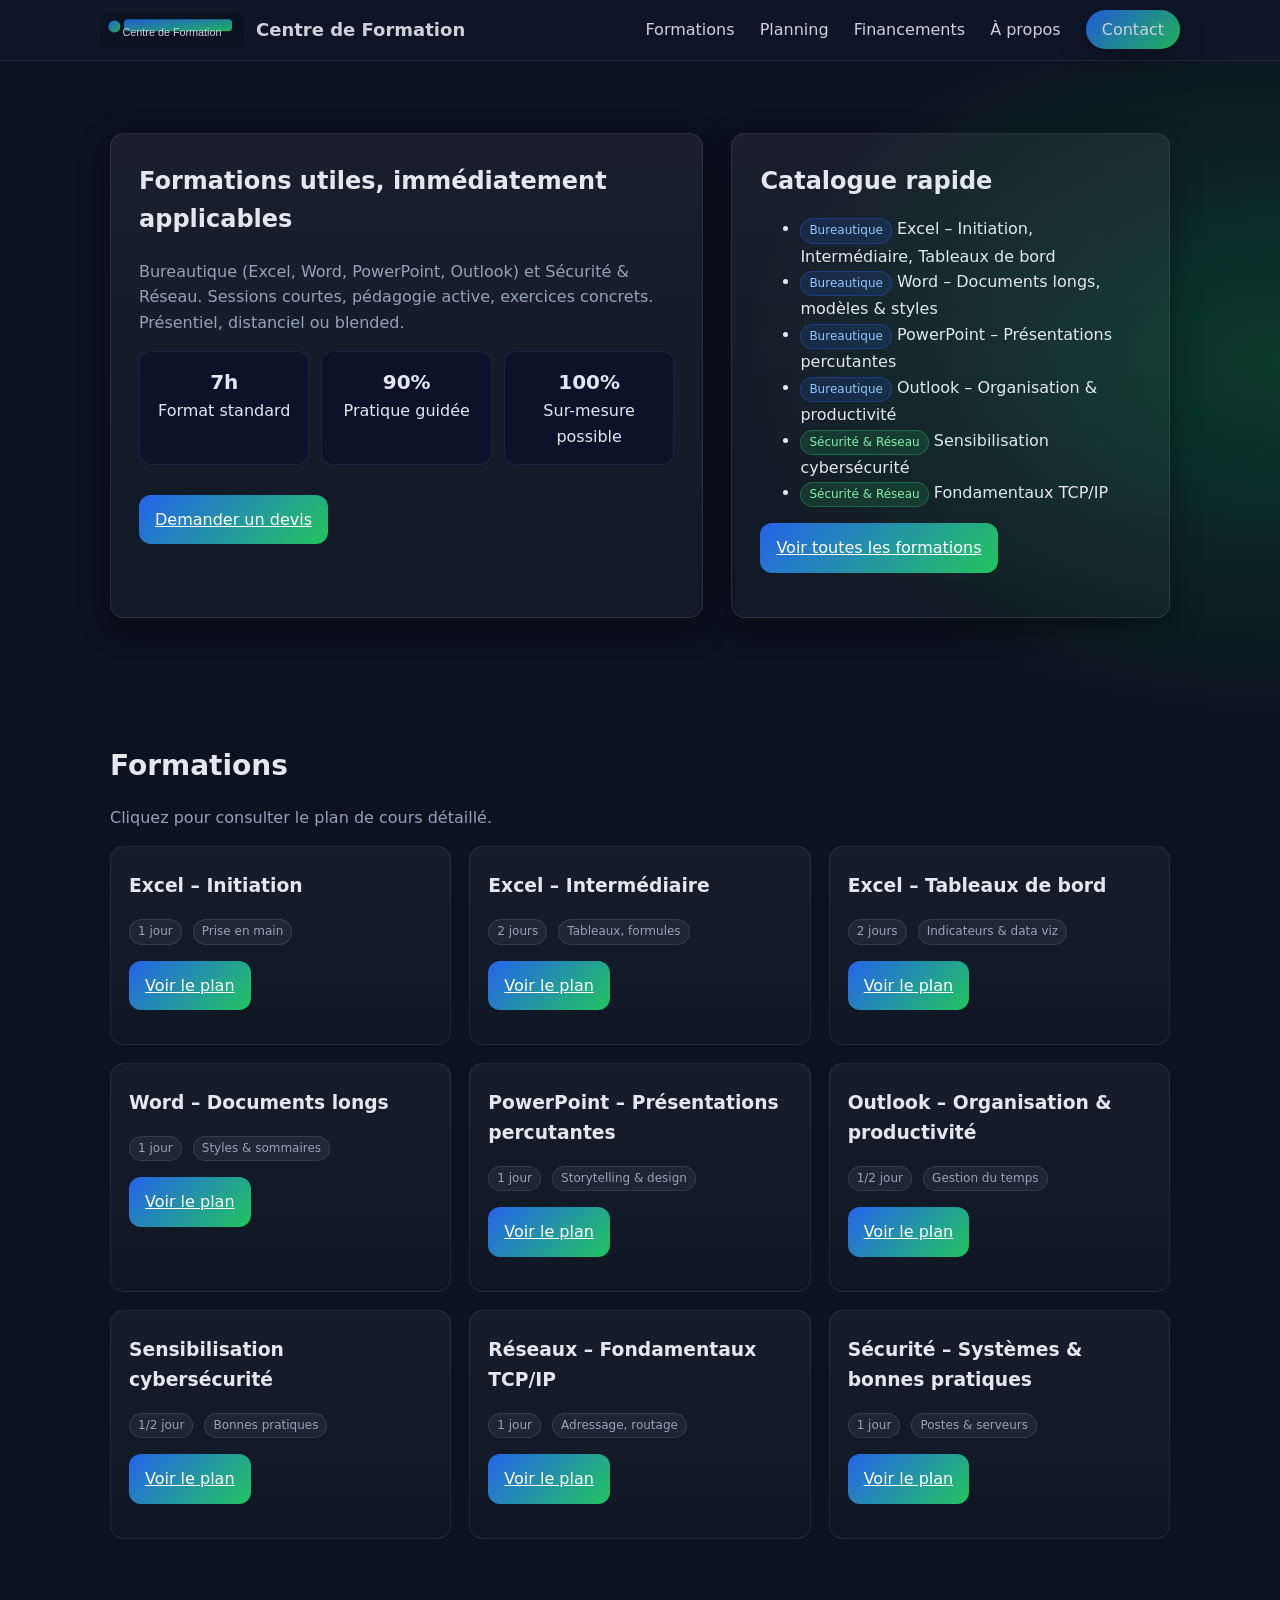
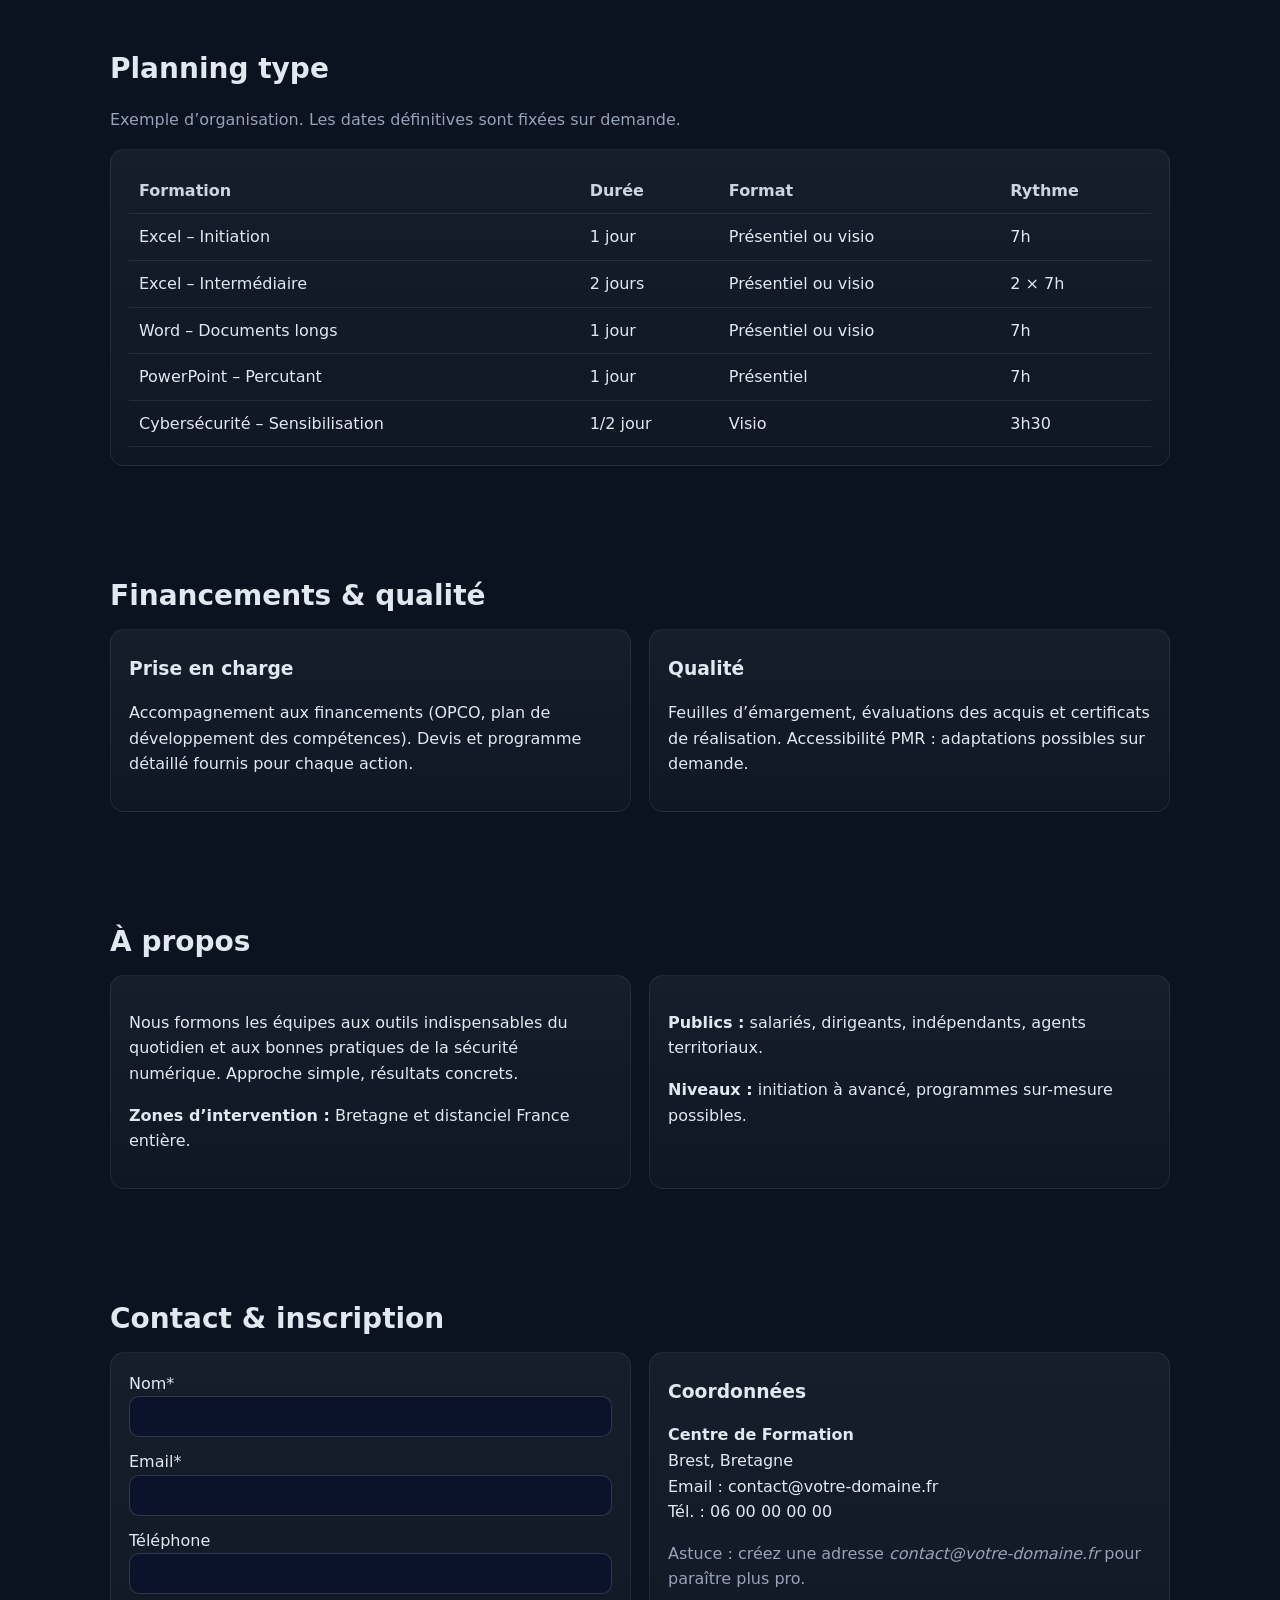
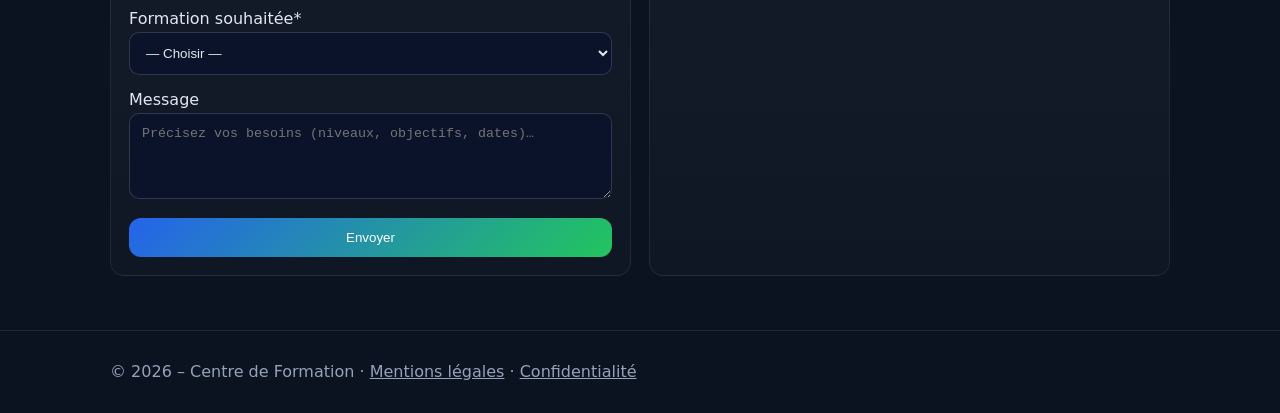
<file: index.html>
<!doctype html>
<html lang="fr">
<head>
<meta charset="utf-8"/>
<meta name="viewport" content="width=device-width, initial-scale=1"/>
<title>Centre de Formation – Bureautique, Sécurité & Réseau</title>
<meta name="description" content="Formations en bureautique (Excel, Word, PowerPoint, Outlook) et en Sécurité & Réseau. Centre certifiable, pédagogie active, sessions sur-mesure en présentiel & distanciel."/>
<link rel="icon" href="assets/favicon.svg" type="image/svg+xml">
<link rel="stylesheet" href="styles.css"/>
<meta property="og:title" content="Centre de Formation – Bureautique, Sécurité & Réseau"/>
<meta property="og:description" content="Formations claires, concrètes et opérationnelles pour les professionnels."/>
<meta property="og:type" content="website"/>
<meta property="og:image" content="assets/logo.svg"/>
</head>
<body>
<header class="site-header">
  <div class="container nav">
    <a class="brand" href="#accueil" aria-label="Accueil">
      <img src="assets/logo.svg" alt="Logo Centre de Formation"/>
      <span class="title">Centre de Formation</span>
    </a>
    <nav aria-label="Navigation principale">
      <a href="#formations">Formations</a>
      <a href="#planning">Planning</a>
      <a href="#financements">Financements</a>
      <a href="#apropos">À propos</a>
      <a href="#contact" class="cta-btn">Contact</a>
    </nav>
  </div>
</header>

<section id="accueil" class="hero">
  <div class="container hero-grid">
    <div class="card">
      <h1 style="margin-top:0">Formations utiles, immédiatement applicables</h1>
      <p class="lead">Bureautique (Excel, Word, PowerPoint, Outlook) et Sécurité & Réseau. Sessions courtes, pédagogie active, exercices concrets. Présentiel, distanciel ou blended.</p>
      <div class="kpis">
        <div class="kpi"><strong>7h</strong><span>Format standard</span></div>
        <div class="kpi"><strong>90%</strong><span>Pratique guidée</span></div>
        <div class="kpi"><strong>100%</strong><span>Sur-mesure possible</span></div>
      </div>
      <p><a href="#contact" class="btn" style="margin-top:14px">Demander un devis</a></p>
    </div>
    <div class="card">
      <h2 style="margin:0 0 8px">Catalogue rapide</h2>
      <ul>
        <li><span class="badge">Bureautique</span> Excel – Initiation, Intermédiaire, Tableaux de bord</li>
        <li><span class="badge">Bureautique</span> Word – Documents longs, modèles & styles</li>
        <li><span class="badge">Bureautique</span> PowerPoint – Présentations percutantes</li>
        <li><span class="badge">Bureautique</span> Outlook – Organisation & productivité</li>
        <li><span class="badge" style="background:rgba(34,197,94,.15);border-color:rgba(34,197,94,.35);color:#86efac">Sécurité & Réseau</span> Sensibilisation cybersécurité</li>
        <li><span class="badge" style="background:rgba(34,197,94,.15);border-color:rgba(34,197,94,.35);color:#86efac">Sécurité & Réseau</span> Fondamentaux TCP/IP</li>
      </ul>
      <p style="margin-top:10px"><a class="btn" href="#formations">Voir toutes les formations</a></p>
    </div>
  </div>
</section>

<section id="formations" class="section">
  <div class="container">
    <h2 class="h2">Formations</h2>
    <p class="lead">Cliquez pour consulter le plan de cours détaillé.</p>

    <div class="grid grid-3" aria-label="Catalogue des formations">
      <!-- Bureautique -->
      <article class="card" aria-labelledby="f-excel-init">
        <h3 id="f-excel-init">Excel – Initiation</h3>
        <p><span class="tag">1 jour</span> <span class="tag">Prise en main</span></p>
        <p><a class="btn" href="formations/excel-initiation.html">Voir le plan</a></p>
      </article>
      <article class="card" aria-labelledby="f-excel-inter">
        <h3 id="f-excel-inter">Excel – Intermédiaire</h3>
        <p><span class="tag">2 jours</span> <span class="tag">Tableaux, formules</span></p>
        <p><a class="btn" href="formations/excel-intermediaire.html">Voir le plan</a></p>
      </article>
      <article class="card" aria-labelledby="f-excel-dashboard">
        <h3 id="f-excel-dashboard">Excel – Tableaux de bord</h3>
        <p><span class="tag">2 jours</span> <span class="tag">Indicateurs & data viz</span></p>
        <p><a class="btn" href="formations/excel-tableaux-de-bord.html">Voir le plan</a></p>
      </article>
      <article class="card" aria-labelledby="f-word-longs">
        <h3 id="f-word-longs">Word – Documents longs</h3>
        <p><span class="tag">1 jour</span> <span class="tag">Styles & sommaires</span></p>
        <p><a class="btn" href="formations/word-documents-longs.html">Voir le plan</a></p>
      </article>
      <article class="card" aria-labelledby="f-ppt">
        <h3 id="f-ppt">PowerPoint – Présentations percutantes</h3>
        <p><span class="tag">1 jour</span> <span class="tag">Storytelling & design</span></p>
        <p><a class="btn" href="formations/powerpoint-percutant.html">Voir le plan</a></p>
      </article>
      <article class="card" aria-labelledby="f-outlook">
        <h3 id="f-outlook">Outlook – Organisation & productivité</h3>
        <p><span class="tag">1/2 jour</span> <span class="tag">Gestion du temps</span></p>
        <p><a class="btn" href="formations/outlook-organisation.html">Voir le plan</a></p>
      </article>

      <!-- Sécurité & Réseau -->
      <article class="card" aria-labelledby="f-cyber">
        <h3 id="f-cyber">Sensibilisation cybersécurité</h3>
        <p><span class="tag">1/2 jour</span> <span class="tag">Bonnes pratiques</span></p>
        <p><a class="btn" href="formations/sensibilisation-cyber.html">Voir le plan</a></p>
      </article>
      <article class="card" aria-labelledby="f-tcpip">
        <h3 id="f-tcpip">Réseaux – Fondamentaux TCP/IP</h3>
        <p><span class="tag">1 jour</span> <span class="tag">Adressage, routage</span></p>
        <p><a class="btn" href="formations/reseaux-fondamentaux.html">Voir le plan</a></p>
      </article>
      <article class="card" aria-labelledby="f-securite-sys">
        <h3 id="f-securite-sys">Sécurité – Systèmes & bonnes pratiques</h3>
        <p><span class="tag">1 jour</span> <span class="tag">Postes & serveurs</span></p>
        <p><a class="btn" href="formations/securite-systemes.html">Voir le plan</a></p>
      </article>
    </div>
  </div>
</section>

<section id="planning" class="section">
  <div class="container">
    <h2 class="h2">Planning type</h2>
    <p class="lead">Exemple d’organisation. Les dates définitives sont fixées sur demande.</p>
    <div class="card">
      <table class="table" aria-label="Planning type">
        <thead><tr><th>Formation</th><th>Durée</th><th>Format</th><th>Rythme</th></tr></thead>
        <tbody>
          <tr><td>Excel – Initiation</td><td>1 jour</td><td>Présentiel ou visio</td><td>7h</td></tr>
          <tr><td>Excel – Intermédiaire</td><td>2 jours</td><td>Présentiel ou visio</td><td>2 × 7h</td></tr>
          <tr><td>Word – Documents longs</td><td>1 jour</td><td>Présentiel ou visio</td><td>7h</td></tr>
          <tr><td>PowerPoint – Percutant</td><td>1 jour</td><td>Présentiel</td><td>7h</td></tr>
          <tr><td>Cybersécurité – Sensibilisation</td><td>1/2 jour</td><td>Visio</td><td>3h30</td></tr>
        </tbody>
      </table>
    </div>
  </div>
</section>

<section id="financements" class="section">
  <div class="container">
    <h2 class="h2">Financements & qualité</h2>
    <div class="grid grid-2">
      <div class="card">
        <h3>Prise en charge</h3>
        <p>Accompagnement aux financements (OPCO, plan de développement des compétences). Devis et programme détaillé fournis pour chaque action.</p>
      </div>
      <div class="card">
        <h3>Qualité</h3>
        <p>Feuilles d’émargement, évaluations des acquis et certificats de réalisation. Accessibilité PMR : adaptations possibles sur demande.</p>
      </div>
    </div>
  </div>
</section>

<section id="apropos" class="section">
  <div class="container">
    <h2 class="h2">À propos</h2>
    <div class="grid grid-2">
      <div class="card">
        <p>Nous formons les équipes aux outils indispensables du quotidien et aux bonnes pratiques de la sécurité numérique. Approche simple, résultats concrets.</p>
        <p><strong>Zones d’intervention :</strong> Bretagne et distanciel France entière.</p>
      </div>
      <div class="card">
        <p><strong>Publics :</strong> salariés, dirigeants, indépendants, agents territoriaux.</p>
        <p><strong>Niveaux :</strong> initiation à avancé, programmes sur-mesure possibles.</p>
      </div>
    </div>
  </div>
</section>

<section id="contact" class="section">
  <div class="container">
    <h2 class="h2">Contact & inscription</h2>
    <div class="grid grid-2">
      <div class="card">
        <form name="contact" id="contact-form" method="POST" data-netlify="true">
          <input type="hidden" name="form-name" value="contact"/>
          <label>Nom*<br><input class="input" name="nom" required></label>
          <label>Email*<br><input class="input" type="email" name="email" required></label>
          <label>Téléphone<br><input class="input" type="tel" name="tel"></label>
          <label>Formation souhaitée*<br>
            <select class="input" name="formation" required>
              <option value="">— Choisir —</option>
              <option>Excel – Initiation</option>
              <option>Excel – Intermédiaire</option>
              <option>Excel – Tableaux de bord</option>
              <option>Word – Documents longs</option>
              <option>PowerPoint – Présentations percutantes</option>
              <option>Outlook – Organisation</option>
              <option>Sensibilisation cybersécurité</option>
              <option>Réseaux – Fondamentaux TCP/IP</option>
              <option>Sécurité – Systèmes & bonnes pratiques</option>
            </select>
          </label>
          <label>Message<br><textarea class="input" name="message" rows="4" placeholder="Précisez vos besoins (niveaux, objectifs, dates)…"></textarea></label>
          <button class="btn" type="submit">Envoyer</button>
        </form>
      </div>
      <div class="card">
        <h3>Coordonnées</h3>
        <p><strong>Centre de Formation</strong><br>Brest, Bretagne<br>Email : contact@votre-domaine.fr<br>Tél. : 06 00 00 00 00</p>
        <p class="lead">Astuce : créez une adresse <em>contact@votre-domaine.fr</em> pour paraître plus pro.</p>
      </div>
    </div>
  </div>
</section>

<footer class="footer">
  <div class="container">
    © 2026 – Centre de Formation · <a href="mentions-legales.html">Mentions légales</a> · <a href="/politique-confidentialite.html">Confidentialité</a>
  </div>
</footer>
<script src="/script.js"></script>
</body>
</html>
</file>
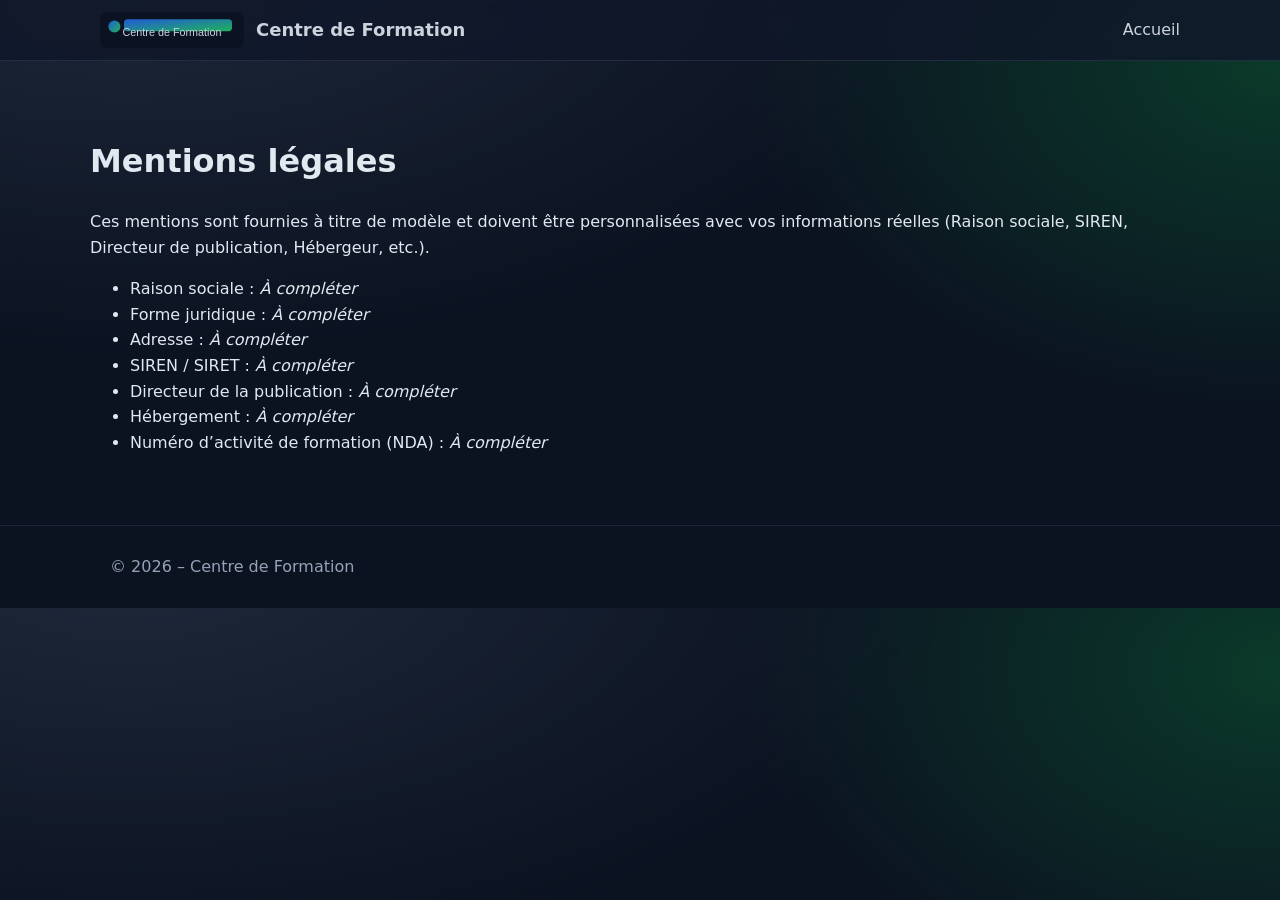
<file: mentions-legales.html>
<!doctype html>
<html lang="fr"><head>
<meta charset="utf-8"><meta name="viewport" content="width=device-width, initial-scale=1">
<title>Mentions légales – Centre de Formation</title>
<link rel="icon" href="/assets/favicon.svg" type="image/svg+xml">
<link rel="stylesheet" href="/styles.css">
</head><body>
<header class="site-header"><div class="container nav"><a class="brand" href="/">
<img src="/assets/logo.svg" alt="Logo Centre de Formation"><span class="title">Centre de Formation</span></a>
<nav><a href="/">Accueil</a></nav></div></header>
<main class="container section">
<h1>Mentions légales</h1>
<p>Ces mentions sont fournies à titre de modèle et doivent être personnalisées avec vos informations réelles (Raison sociale, SIREN, Directeur de publication, Hébergeur, etc.).</p>
<ul>
<li>Raison sociale : <em>À compléter</em></li>
<li>Forme juridique : <em>À compléter</em></li>
<li>Adresse : <em>À compléter</em></li>
<li>SIREN / SIRET : <em>À compléter</em></li>
<li>Directeur de la publication : <em>À compléter</em></li>
<li>Hébergement : <em>À compléter</em></li>
<li>Numéro d’activité de formation (NDA) : <em>À compléter</em></li>
</ul>
</main>
<footer class="footer"><div class="container">© 2026 – Centre de Formation</div></footer>
</body></html>
</file>
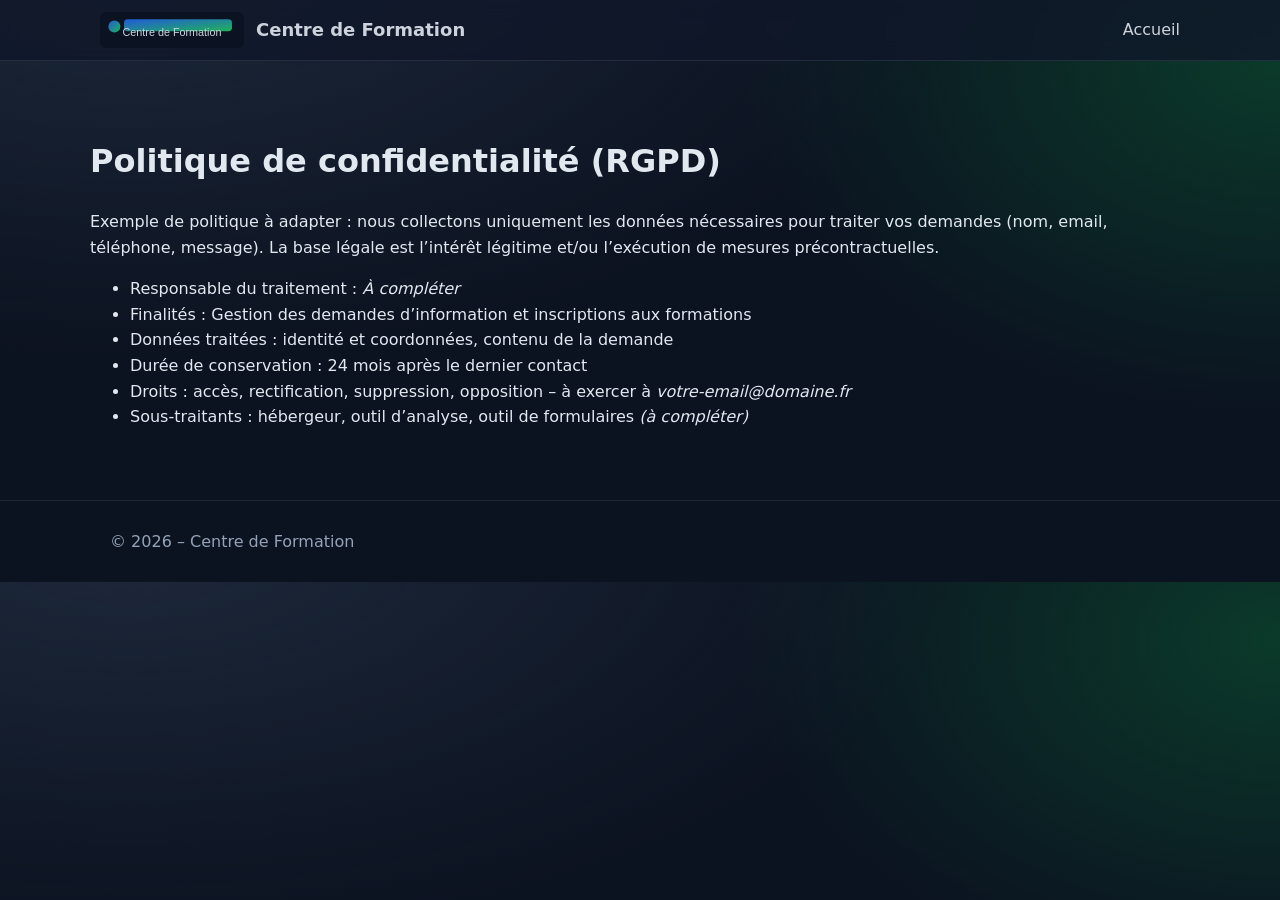
<file: politique-confidentialite.html>
<!doctype html>
<html lang="fr"><head>
<meta charset="utf-8"><meta name="viewport" content="width=device-width, initial-scale=1">
<title>Politique de confidentialité – Centre de Formation</title>
<link rel="icon" href="/assets/favicon.svg" type="image/svg+xml">
<link rel="stylesheet" href="/styles.css">
</head><body>
<header class="site-header"><div class="container nav"><a class="brand" href="/">
<img src="/assets/logo.svg" alt="Logo Centre de Formation"><span class="title">Centre de Formation</span></a>
<nav><a href="/">Accueil</a></nav></div></header>
<main class="container section">
<h1>Politique de confidentialité (RGPD)</h1>
<p>Exemple de politique à adapter : nous collectons uniquement les données nécessaires pour traiter vos demandes (nom, email, téléphone, message). La base légale est l’intérêt légitime et/ou l’exécution de mesures précontractuelles.</p>
<ul>
<li>Responsable du traitement : <em>À compléter</em></li>
<li>Finalités : Gestion des demandes d’information et inscriptions aux formations</li>
<li>Données traitées : identité et coordonnées, contenu de la demande</li>
<li>Durée de conservation : 24 mois après le dernier contact</li>
<li>Droits : accès, rectification, suppression, opposition – à exercer à <em>votre-email@domaine.fr</em></li>
<li>Sous-traitants : hébergeur, outil d’analyse, outil de formulaires <em>(à compléter)</em></li>
</ul>
</main>
<footer class="footer"><div class="container">© 2026 – Centre de Formation</div></footer>
</body></html>
</file>
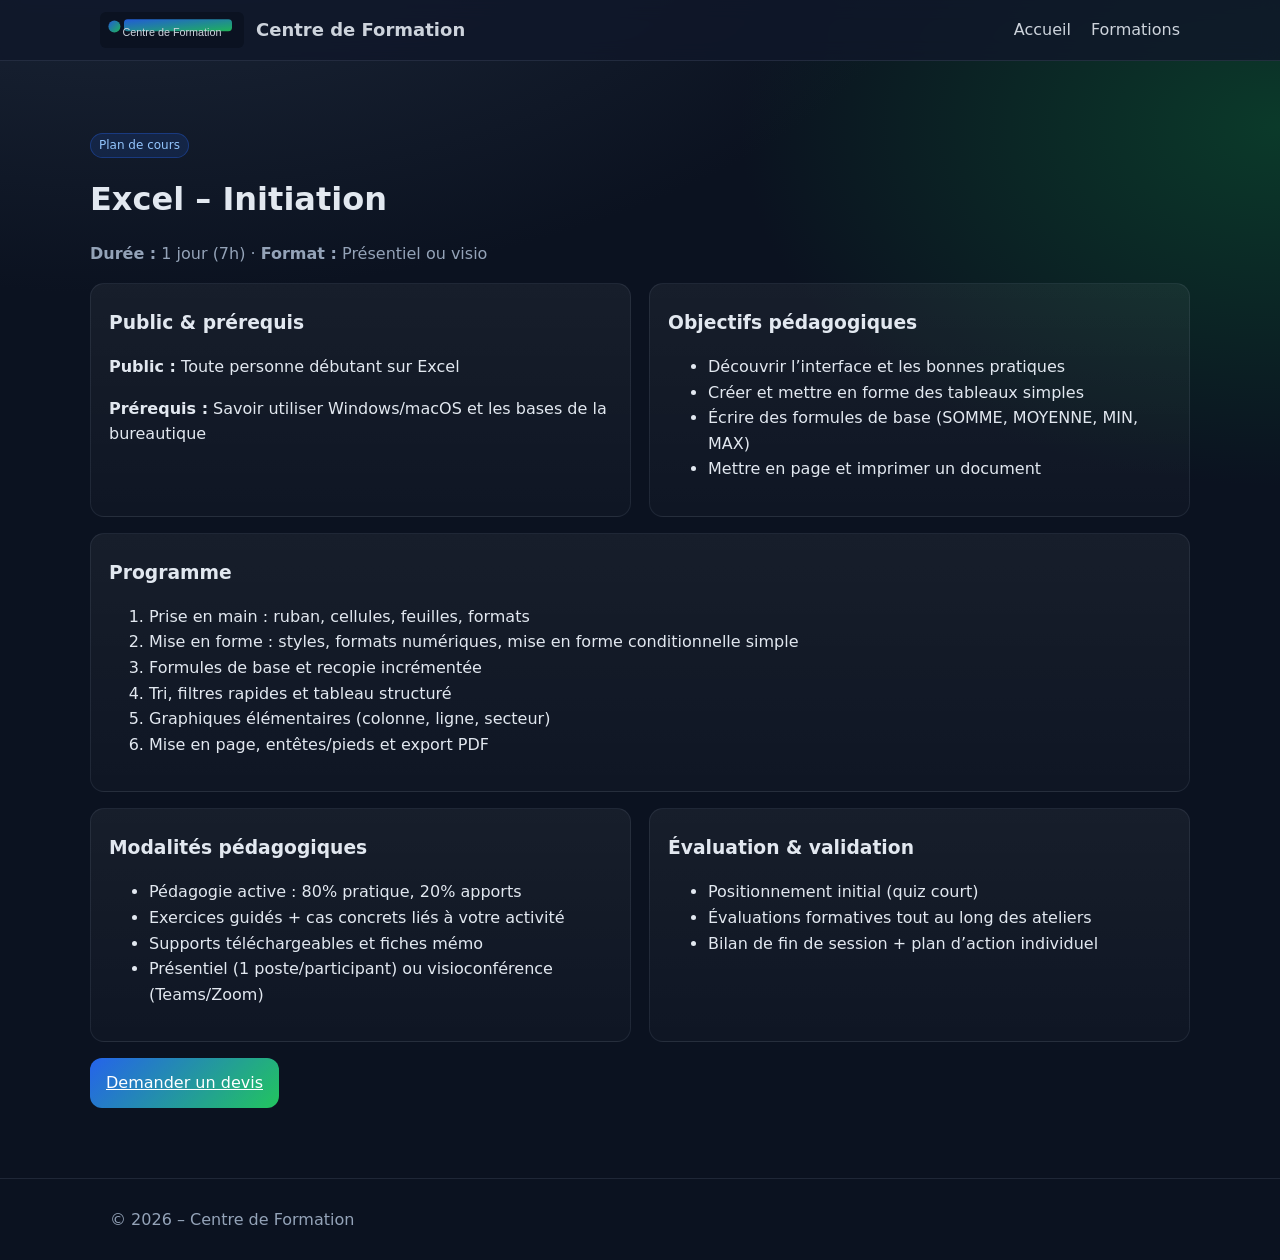
<file: formations/excel-initiation.html>
<!doctype html>
<html lang="fr"><head>
<meta charset="utf-8"><meta name="viewport" content="width=device-width, initial-scale=1">
<title>Excel – Initiation – Plan de cours</title>
<meta name="description" content="Excel – Initiation : objectifs, prérequis, programme détaillé, modalités et évaluation."/>
<link rel="icon" href="/assets/favicon.svg" type="image/svg+xml">
<link rel="stylesheet" href="/styles.css">
</head><body>
<header class="site-header"><div class="container nav"><a class="brand" href="/">
<img src="/assets/logo.svg" alt="Logo Centre de Formation"><span class="title">Centre de Formation</span></a>
<nav><a href="/">Accueil</a><a href="/index.html#formations">Formations</a></nav></div></header>
<main class="container section">
  <p><span class="badge">Plan de cours</span></p>
  <h1 style="margin:6px 0">Excel – Initiation</h1>
  <p class="lead"><strong>Durée :</strong> 1 jour (7h) · <strong>Format :</strong> Présentiel ou visio</p>

  <div class="grid grid-2">
    <section class="card"><h3>Public & prérequis</h3>
      <p><strong>Public :</strong> Toute personne débutant sur Excel</p>
      <p><strong>Prérequis :</strong> Savoir utiliser Windows/macOS et les bases de la bureautique</p>
    </section>
    <section class="card"><h3>Objectifs pédagogiques</h3>
      <ul><li>Découvrir l’interface et les bonnes pratiques</li><li>Créer et mettre en forme des tableaux simples</li><li>Écrire des formules de base (SOMME, MOYENNE, MIN, MAX)</li><li>Mettre en page et imprimer un document</li></ul>
    </section>
  </div>

  <section class="card" style="margin-top:16px">
    <h3>Programme</h3>
    <ol><li>Prise en main : ruban, cellules, feuilles, formats</li><li>Mise en forme : styles, formats numériques, mise en forme conditionnelle simple</li><li>Formules de base et recopie incrémentée</li><li>Tri, filtres rapides et tableau structuré</li><li>Graphiques élémentaires (colonne, ligne, secteur)</li><li>Mise en page, entêtes/pieds et export PDF</li></ol>
  </section>

  <div class="grid grid-2" style="margin-top:16px">
    <section class="card"><h3>Modalités pédagogiques</h3>
      <ul><li>Pédagogie active : 80% pratique, 20% apports</li><li>Exercices guidés + cas concrets liés à votre activité</li><li>Supports téléchargeables et fiches mémo</li><li>Présentiel (1 poste/participant) ou visioconférence (Teams/Zoom)</li></ul>
    </section>
    <section class="card"><h3>Évaluation & validation</h3>
      <ul><li>Positionnement initial (quiz court)</li><li>Évaluations formatives tout au long des ateliers</li><li>Bilan de fin de session + plan d’action individuel</li></ul>
    </section>
  </div>

  <p style="margin-top:16px"><a class="btn" href="/index.html#contact">Demander un devis</a></p>
</main>
<footer class="footer"><div class="container">© 2026 – Centre de Formation</div></footer>
</body></html>
</file>
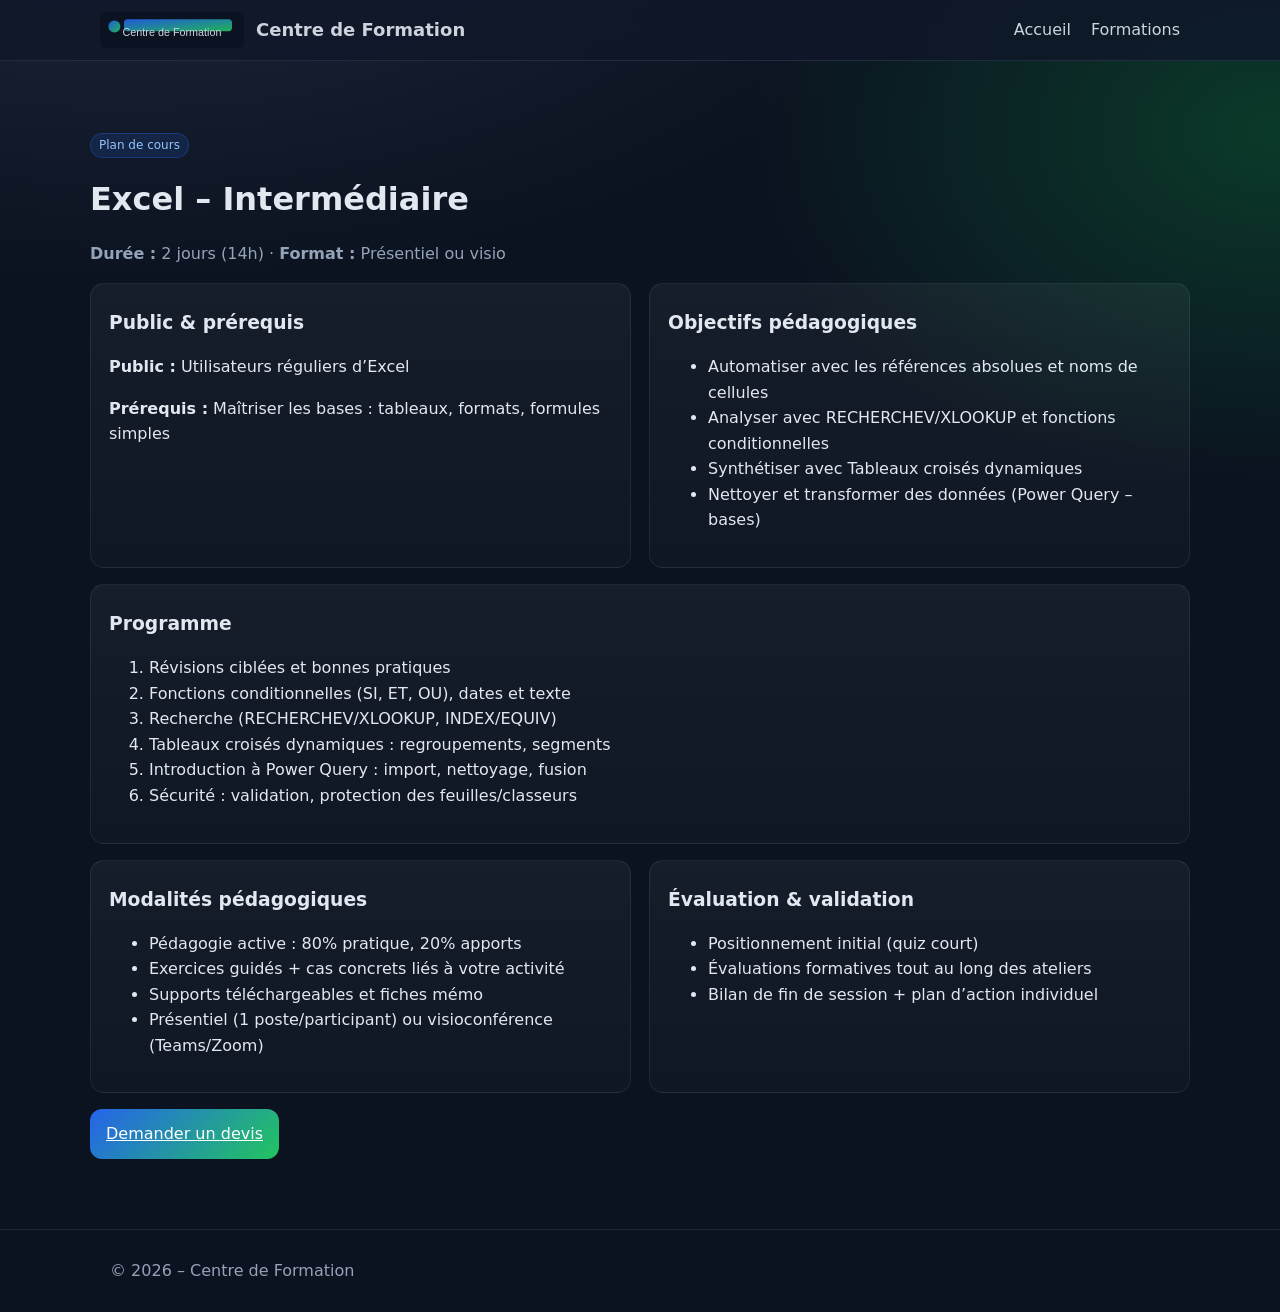
<file: formations/excel-intermediaire.html>
<!doctype html>
<html lang="fr"><head>
<meta charset="utf-8"><meta name="viewport" content="width=device-width, initial-scale=1">
<title>Excel – Intermédiaire – Plan de cours</title>
<meta name="description" content="Excel – Intermédiaire : objectifs, prérequis, programme détaillé, modalités et évaluation."/>
<link rel="icon" href="/assets/favicon.svg" type="image/svg+xml">
<link rel="stylesheet" href="/styles.css">
</head><body>
<header class="site-header"><div class="container nav"><a class="brand" href="/">
<img src="/assets/logo.svg" alt="Logo Centre de Formation"><span class="title">Centre de Formation</span></a>
<nav><a href="/">Accueil</a><a href="/index.html#formations">Formations</a></nav></div></header>
<main class="container section">
  <p><span class="badge">Plan de cours</span></p>
  <h1 style="margin:6px 0">Excel – Intermédiaire</h1>
  <p class="lead"><strong>Durée :</strong> 2 jours (14h) · <strong>Format :</strong> Présentiel ou visio</p>

  <div class="grid grid-2">
    <section class="card"><h3>Public & prérequis</h3>
      <p><strong>Public :</strong> Utilisateurs réguliers d’Excel</p>
      <p><strong>Prérequis :</strong> Maîtriser les bases : tableaux, formats, formules simples</p>
    </section>
    <section class="card"><h3>Objectifs pédagogiques</h3>
      <ul><li>Automatiser avec les références absolues et noms de cellules</li><li>Analyser avec RECHERCHEV/XLOOKUP et fonctions conditionnelles</li><li>Synthétiser avec Tableaux croisés dynamiques</li><li>Nettoyer et transformer des données (Power Query – bases)</li></ul>
    </section>
  </div>

  <section class="card" style="margin-top:16px">
    <h3>Programme</h3>
    <ol><li>Révisions ciblées et bonnes pratiques</li><li>Fonctions conditionnelles (SI, ET, OU), dates et texte</li><li>Recherche (RECHERCHEV/XLOOKUP, INDEX/EQUIV)</li><li>Tableaux croisés dynamiques : regroupements, segments</li><li>Introduction à Power Query : import, nettoyage, fusion</li><li>Sécurité : validation, protection des feuilles/classeurs</li></ol>
  </section>

  <div class="grid grid-2" style="margin-top:16px">
    <section class="card"><h3>Modalités pédagogiques</h3>
      <ul><li>Pédagogie active : 80% pratique, 20% apports</li><li>Exercices guidés + cas concrets liés à votre activité</li><li>Supports téléchargeables et fiches mémo</li><li>Présentiel (1 poste/participant) ou visioconférence (Teams/Zoom)</li></ul>
    </section>
    <section class="card"><h3>Évaluation & validation</h3>
      <ul><li>Positionnement initial (quiz court)</li><li>Évaluations formatives tout au long des ateliers</li><li>Bilan de fin de session + plan d’action individuel</li></ul>
    </section>
  </div>

  <p style="margin-top:16px"><a class="btn" href="/index.html#contact">Demander un devis</a></p>
</main>
<footer class="footer"><div class="container">© 2026 – Centre de Formation</div></footer>
</body></html>
</file>
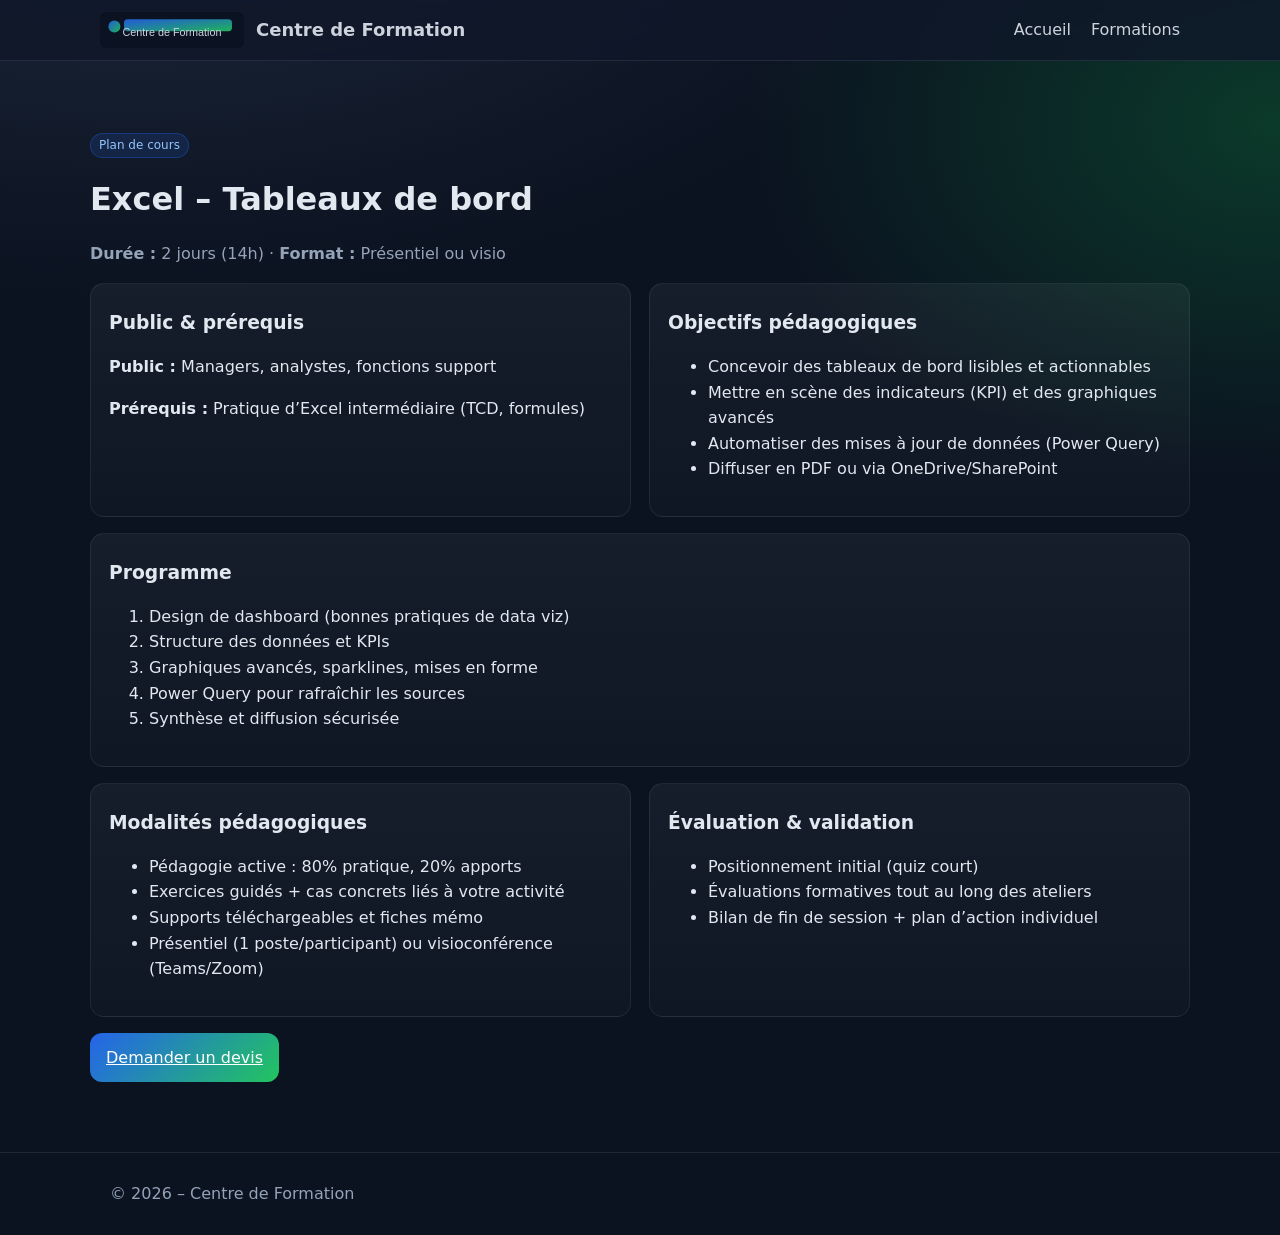
<file: formations/excel-tableaux-de-bord.html>
<!doctype html>
<html lang="fr"><head>
<meta charset="utf-8"><meta name="viewport" content="width=device-width, initial-scale=1">
<title>Excel – Tableaux de bord – Plan de cours</title>
<meta name="description" content="Excel – Tableaux de bord : objectifs, prérequis, programme détaillé, modalités et évaluation."/>
<link rel="icon" href="/assets/favicon.svg" type="image/svg+xml">
<link rel="stylesheet" href="/styles.css">
</head><body>
<header class="site-header"><div class="container nav"><a class="brand" href="/">
<img src="/assets/logo.svg" alt="Logo Centre de Formation"><span class="title">Centre de Formation</span></a>
<nav><a href="/">Accueil</a><a href="/index.html#formations">Formations</a></nav></div></header>
<main class="container section">
  <p><span class="badge">Plan de cours</span></p>
  <h1 style="margin:6px 0">Excel – Tableaux de bord</h1>
  <p class="lead"><strong>Durée :</strong> 2 jours (14h) · <strong>Format :</strong> Présentiel ou visio</p>

  <div class="grid grid-2">
    <section class="card"><h3>Public & prérequis</h3>
      <p><strong>Public :</strong> Managers, analystes, fonctions support</p>
      <p><strong>Prérequis :</strong> Pratique d’Excel intermédiaire (TCD, formules)</p>
    </section>
    <section class="card"><h3>Objectifs pédagogiques</h3>
      <ul><li>Concevoir des tableaux de bord lisibles et actionnables</li><li>Mettre en scène des indicateurs (KPI) et des graphiques avancés</li><li>Automatiser des mises à jour de données (Power Query)</li><li>Diffuser en PDF ou via OneDrive/SharePoint</li></ul>
    </section>
  </div>

  <section class="card" style="margin-top:16px">
    <h3>Programme</h3>
    <ol><li>Design de dashboard (bonnes pratiques de data viz)</li><li>Structure des données et KPIs</li><li>Graphiques avancés, sparklines, mises en forme</li><li>Power Query pour rafraîchir les sources</li><li>Synthèse et diffusion sécurisée</li></ol>
  </section>

  <div class="grid grid-2" style="margin-top:16px">
    <section class="card"><h3>Modalités pédagogiques</h3>
      <ul><li>Pédagogie active : 80% pratique, 20% apports</li><li>Exercices guidés + cas concrets liés à votre activité</li><li>Supports téléchargeables et fiches mémo</li><li>Présentiel (1 poste/participant) ou visioconférence (Teams/Zoom)</li></ul>
    </section>
    <section class="card"><h3>Évaluation & validation</h3>
      <ul><li>Positionnement initial (quiz court)</li><li>Évaluations formatives tout au long des ateliers</li><li>Bilan de fin de session + plan d’action individuel</li></ul>
    </section>
  </div>

  <p style="margin-top:16px"><a class="btn" href="/index.html#contact">Demander un devis</a></p>
</main>
<footer class="footer"><div class="container">© 2026 – Centre de Formation</div></footer>
</body></html>
</file>
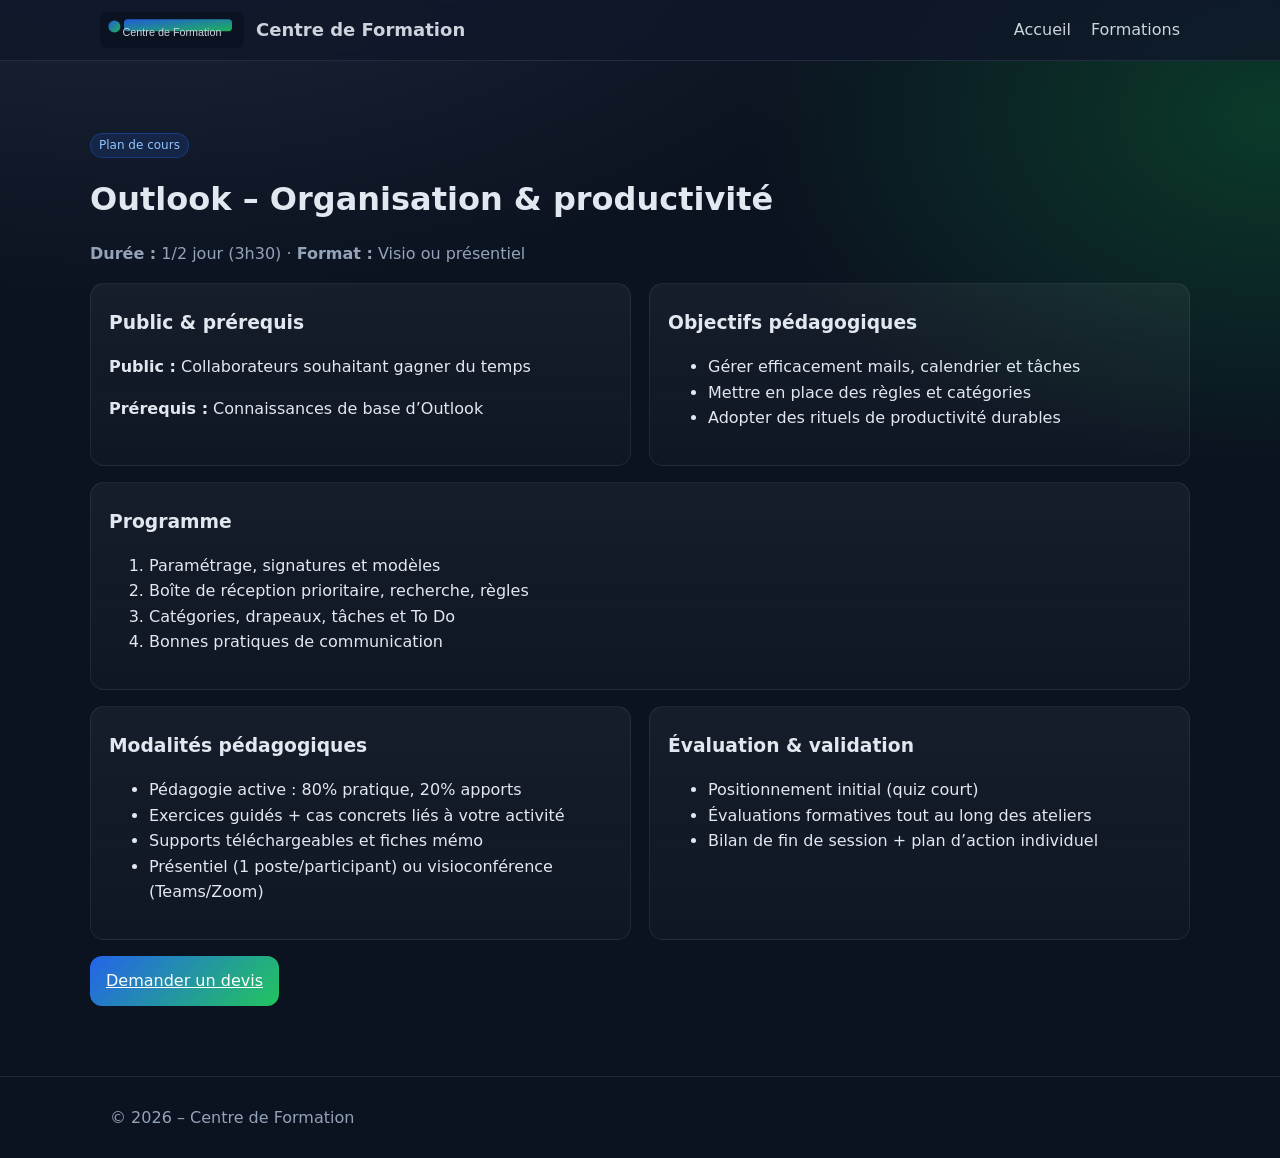
<file: formations/outlook-organisation.html>
<!doctype html>
<html lang="fr"><head>
<meta charset="utf-8"><meta name="viewport" content="width=device-width, initial-scale=1">
<title>Outlook – Organisation & productivité – Plan de cours</title>
<meta name="description" content="Outlook – Organisation & productivité : objectifs, prérequis, programme détaillé, modalités et évaluation."/>
<link rel="icon" href="/assets/favicon.svg" type="image/svg+xml">
<link rel="stylesheet" href="/styles.css">
</head><body>
<header class="site-header"><div class="container nav"><a class="brand" href="/">
<img src="/assets/logo.svg" alt="Logo Centre de Formation"><span class="title">Centre de Formation</span></a>
<nav><a href="/">Accueil</a><a href="/index.html#formations">Formations</a></nav></div></header>
<main class="container section">
  <p><span class="badge">Plan de cours</span></p>
  <h1 style="margin:6px 0">Outlook – Organisation & productivité</h1>
  <p class="lead"><strong>Durée :</strong> 1/2 jour (3h30) · <strong>Format :</strong> Visio ou présentiel</p>

  <div class="grid grid-2">
    <section class="card"><h3>Public & prérequis</h3>
      <p><strong>Public :</strong> Collaborateurs souhaitant gagner du temps</p>
      <p><strong>Prérequis :</strong> Connaissances de base d’Outlook</p>
    </section>
    <section class="card"><h3>Objectifs pédagogiques</h3>
      <ul><li>Gérer efficacement mails, calendrier et tâches</li><li>Mettre en place des règles et catégories</li><li>Adopter des rituels de productivité durables</li></ul>
    </section>
  </div>

  <section class="card" style="margin-top:16px">
    <h3>Programme</h3>
    <ol><li>Paramétrage, signatures et modèles</li><li>Boîte de réception prioritaire, recherche, règles</li><li>Catégories, drapeaux, tâches et To Do</li><li>Bonnes pratiques de communication</li></ol>
  </section>

  <div class="grid grid-2" style="margin-top:16px">
    <section class="card"><h3>Modalités pédagogiques</h3>
      <ul><li>Pédagogie active : 80% pratique, 20% apports</li><li>Exercices guidés + cas concrets liés à votre activité</li><li>Supports téléchargeables et fiches mémo</li><li>Présentiel (1 poste/participant) ou visioconférence (Teams/Zoom)</li></ul>
    </section>
    <section class="card"><h3>Évaluation & validation</h3>
      <ul><li>Positionnement initial (quiz court)</li><li>Évaluations formatives tout au long des ateliers</li><li>Bilan de fin de session + plan d’action individuel</li></ul>
    </section>
  </div>

  <p style="margin-top:16px"><a class="btn" href="/index.html#contact">Demander un devis</a></p>
</main>
<footer class="footer"><div class="container">© 2026 – Centre de Formation</div></footer>
</body></html>
</file>
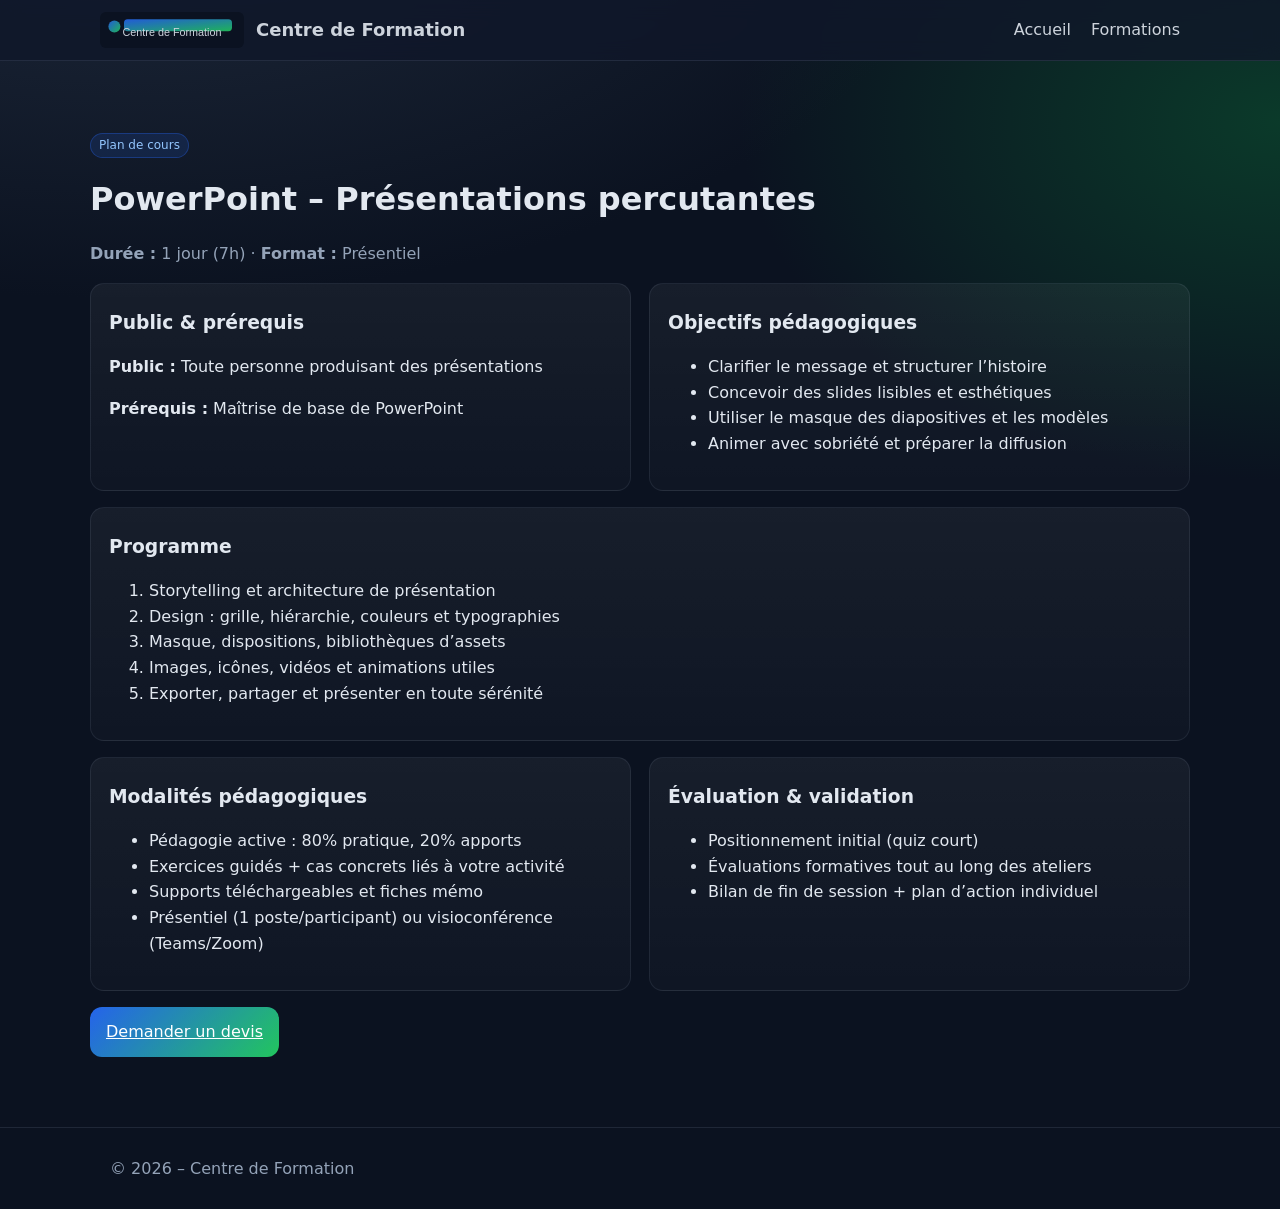
<file: formations/powerpoint-percutant.html>
<!doctype html>
<html lang="fr"><head>
<meta charset="utf-8"><meta name="viewport" content="width=device-width, initial-scale=1">
<title>PowerPoint – Présentations percutantes – Plan de cours</title>
<meta name="description" content="PowerPoint – Présentations percutantes : objectifs, prérequis, programme détaillé, modalités et évaluation."/>
<link rel="icon" href="/assets/favicon.svg" type="image/svg+xml">
<link rel="stylesheet" href="/styles.css">
</head><body>
<header class="site-header"><div class="container nav"><a class="brand" href="/">
<img src="/assets/logo.svg" alt="Logo Centre de Formation"><span class="title">Centre de Formation</span></a>
<nav><a href="/">Accueil</a><a href="/index.html#formations">Formations</a></nav></div></header>
<main class="container section">
  <p><span class="badge">Plan de cours</span></p>
  <h1 style="margin:6px 0">PowerPoint – Présentations percutantes</h1>
  <p class="lead"><strong>Durée :</strong> 1 jour (7h) · <strong>Format :</strong> Présentiel</p>

  <div class="grid grid-2">
    <section class="card"><h3>Public & prérequis</h3>
      <p><strong>Public :</strong> Toute personne produisant des présentations</p>
      <p><strong>Prérequis :</strong> Maîtrise de base de PowerPoint</p>
    </section>
    <section class="card"><h3>Objectifs pédagogiques</h3>
      <ul><li>Clarifier le message et structurer l’histoire</li><li>Concevoir des slides lisibles et esthétiques</li><li>Utiliser le masque des diapositives et les modèles</li><li>Animer avec sobriété et préparer la diffusion</li></ul>
    </section>
  </div>

  <section class="card" style="margin-top:16px">
    <h3>Programme</h3>
    <ol><li>Storytelling et architecture de présentation</li><li>Design : grille, hiérarchie, couleurs et typographies</li><li>Masque, dispositions, bibliothèques d’assets</li><li>Images, icônes, vidéos et animations utiles</li><li>Exporter, partager et présenter en toute sérénité</li></ol>
  </section>

  <div class="grid grid-2" style="margin-top:16px">
    <section class="card"><h3>Modalités pédagogiques</h3>
      <ul><li>Pédagogie active : 80% pratique, 20% apports</li><li>Exercices guidés + cas concrets liés à votre activité</li><li>Supports téléchargeables et fiches mémo</li><li>Présentiel (1 poste/participant) ou visioconférence (Teams/Zoom)</li></ul>
    </section>
    <section class="card"><h3>Évaluation & validation</h3>
      <ul><li>Positionnement initial (quiz court)</li><li>Évaluations formatives tout au long des ateliers</li><li>Bilan de fin de session + plan d’action individuel</li></ul>
    </section>
  </div>

  <p style="margin-top:16px"><a class="btn" href="/index.html#contact">Demander un devis</a></p>
</main>
<footer class="footer"><div class="container">© 2026 – Centre de Formation</div></footer>
</body></html>
</file>
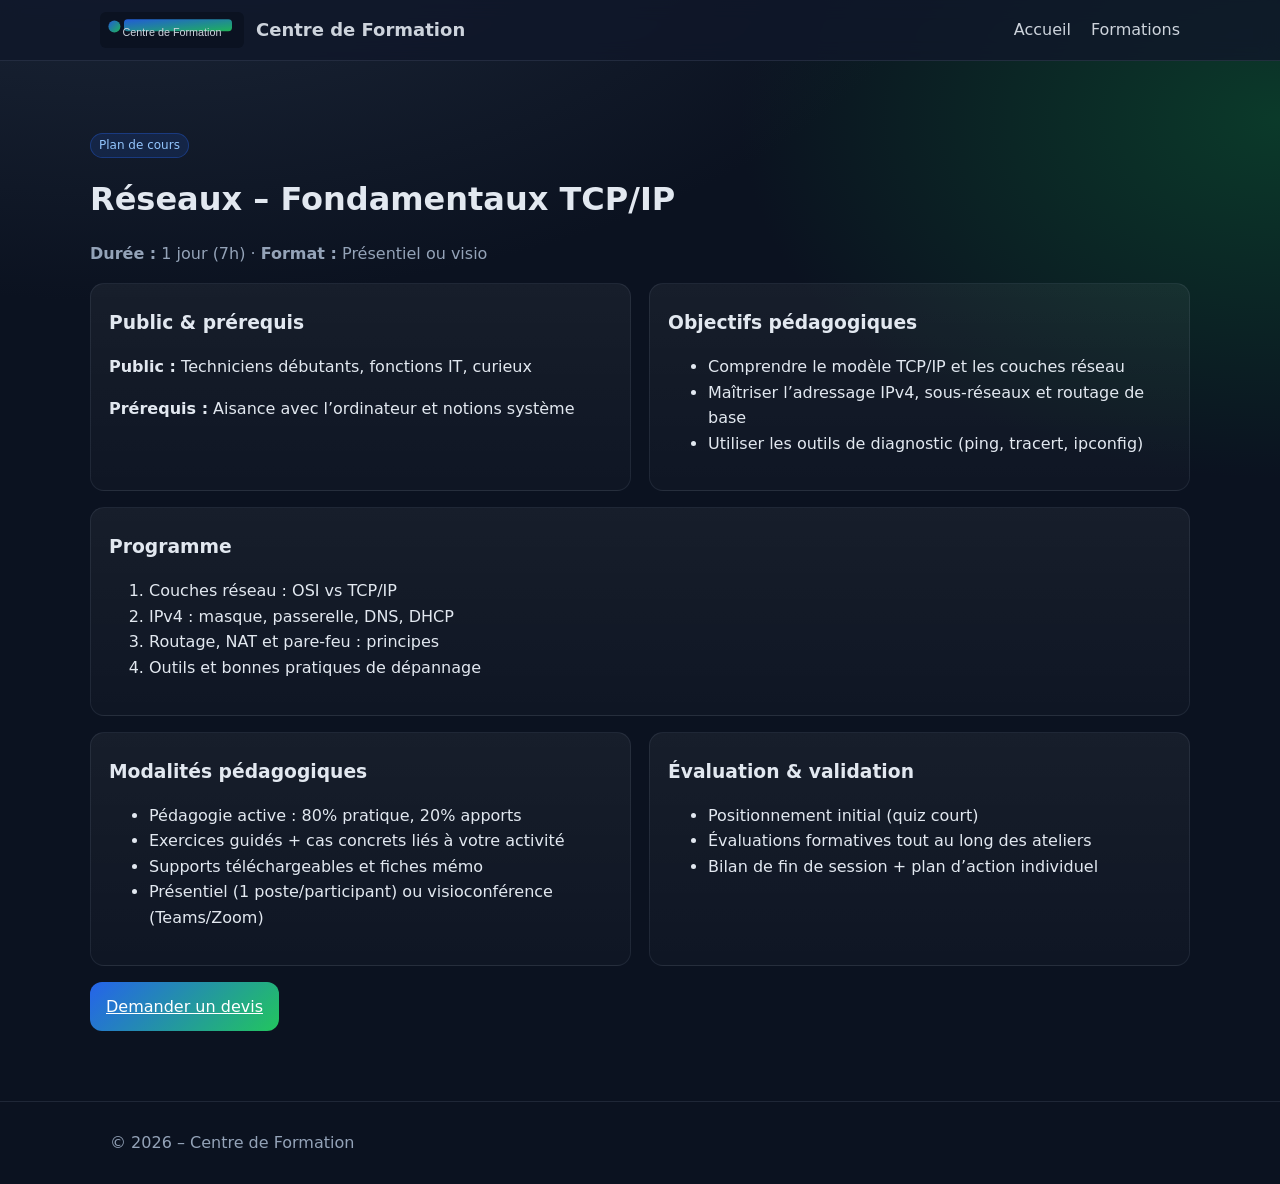
<file: formations/reseaux-fondamentaux.html>
<!doctype html>
<html lang="fr"><head>
<meta charset="utf-8"><meta name="viewport" content="width=device-width, initial-scale=1">
<title>Réseaux – Fondamentaux TCP/IP – Plan de cours</title>
<meta name="description" content="Réseaux – Fondamentaux TCP/IP : objectifs, prérequis, programme détaillé, modalités et évaluation."/>
<link rel="icon" href="/assets/favicon.svg" type="image/svg+xml">
<link rel="stylesheet" href="/styles.css">
</head><body>
<header class="site-header"><div class="container nav"><a class="brand" href="/">
<img src="/assets/logo.svg" alt="Logo Centre de Formation"><span class="title">Centre de Formation</span></a>
<nav><a href="/">Accueil</a><a href="/index.html#formations">Formations</a></nav></div></header>
<main class="container section">
  <p><span class="badge">Plan de cours</span></p>
  <h1 style="margin:6px 0">Réseaux – Fondamentaux TCP/IP</h1>
  <p class="lead"><strong>Durée :</strong> 1 jour (7h) · <strong>Format :</strong> Présentiel ou visio</p>

  <div class="grid grid-2">
    <section class="card"><h3>Public & prérequis</h3>
      <p><strong>Public :</strong> Techniciens débutants, fonctions IT, curieux</p>
      <p><strong>Prérequis :</strong> Aisance avec l’ordinateur et notions système</p>
    </section>
    <section class="card"><h3>Objectifs pédagogiques</h3>
      <ul><li>Comprendre le modèle TCP/IP et les couches réseau</li><li>Maîtriser l’adressage IPv4, sous-réseaux et routage de base</li><li>Utiliser les outils de diagnostic (ping, tracert, ipconfig)</li></ul>
    </section>
  </div>

  <section class="card" style="margin-top:16px">
    <h3>Programme</h3>
    <ol><li>Couches réseau : OSI vs TCP/IP</li><li>IPv4 : masque, passerelle, DNS, DHCP</li><li>Routage, NAT et pare-feu : principes</li><li>Outils et bonnes pratiques de dépannage</li></ol>
  </section>

  <div class="grid grid-2" style="margin-top:16px">
    <section class="card"><h3>Modalités pédagogiques</h3>
      <ul><li>Pédagogie active : 80% pratique, 20% apports</li><li>Exercices guidés + cas concrets liés à votre activité</li><li>Supports téléchargeables et fiches mémo</li><li>Présentiel (1 poste/participant) ou visioconférence (Teams/Zoom)</li></ul>
    </section>
    <section class="card"><h3>Évaluation & validation</h3>
      <ul><li>Positionnement initial (quiz court)</li><li>Évaluations formatives tout au long des ateliers</li><li>Bilan de fin de session + plan d’action individuel</li></ul>
    </section>
  </div>

  <p style="margin-top:16px"><a class="btn" href="/index.html#contact">Demander un devis</a></p>
</main>
<footer class="footer"><div class="container">© 2026 – Centre de Formation</div></footer>
</body></html>
</file>
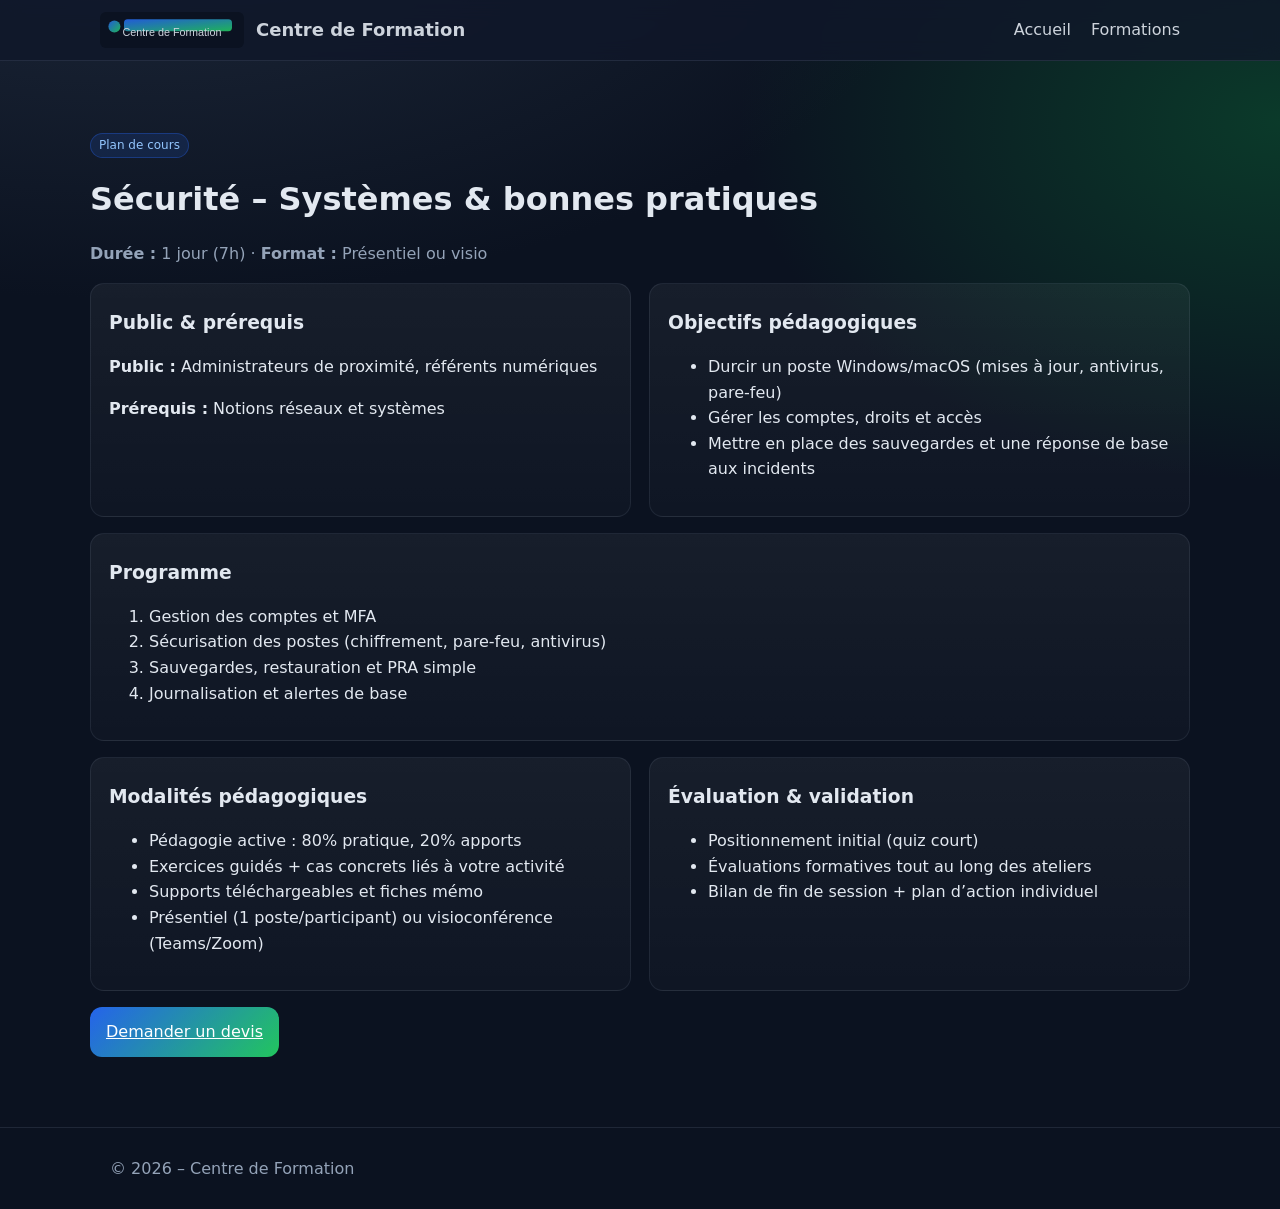
<file: formations/securite-systemes.html>
<!doctype html>
<html lang="fr"><head>
<meta charset="utf-8"><meta name="viewport" content="width=device-width, initial-scale=1">
<title>Sécurité – Systèmes & bonnes pratiques – Plan de cours</title>
<meta name="description" content="Sécurité – Systèmes & bonnes pratiques : objectifs, prérequis, programme détaillé, modalités et évaluation."/>
<link rel="icon" href="/assets/favicon.svg" type="image/svg+xml">
<link rel="stylesheet" href="/styles.css">
</head><body>
<header class="site-header"><div class="container nav"><a class="brand" href="/">
<img src="/assets/logo.svg" alt="Logo Centre de Formation"><span class="title">Centre de Formation</span></a>
<nav><a href="/">Accueil</a><a href="/index.html#formations">Formations</a></nav></div></header>
<main class="container section">
  <p><span class="badge">Plan de cours</span></p>
  <h1 style="margin:6px 0">Sécurité – Systèmes & bonnes pratiques</h1>
  <p class="lead"><strong>Durée :</strong> 1 jour (7h) · <strong>Format :</strong> Présentiel ou visio</p>

  <div class="grid grid-2">
    <section class="card"><h3>Public & prérequis</h3>
      <p><strong>Public :</strong> Administrateurs de proximité, référents numériques</p>
      <p><strong>Prérequis :</strong> Notions réseaux et systèmes</p>
    </section>
    <section class="card"><h3>Objectifs pédagogiques</h3>
      <ul><li>Durcir un poste Windows/macOS (mises à jour, antivirus, pare-feu)</li><li>Gérer les comptes, droits et accès</li><li>Mettre en place des sauvegardes et une réponse de base aux incidents</li></ul>
    </section>
  </div>

  <section class="card" style="margin-top:16px">
    <h3>Programme</h3>
    <ol><li>Gestion des comptes et MFA</li><li>Sécurisation des postes (chiffrement, pare-feu, antivirus)</li><li>Sauvegardes, restauration et PRA simple</li><li>Journalisation et alertes de base</li></ol>
  </section>

  <div class="grid grid-2" style="margin-top:16px">
    <section class="card"><h3>Modalités pédagogiques</h3>
      <ul><li>Pédagogie active : 80% pratique, 20% apports</li><li>Exercices guidés + cas concrets liés à votre activité</li><li>Supports téléchargeables et fiches mémo</li><li>Présentiel (1 poste/participant) ou visioconférence (Teams/Zoom)</li></ul>
    </section>
    <section class="card"><h3>Évaluation & validation</h3>
      <ul><li>Positionnement initial (quiz court)</li><li>Évaluations formatives tout au long des ateliers</li><li>Bilan de fin de session + plan d’action individuel</li></ul>
    </section>
  </div>

  <p style="margin-top:16px"><a class="btn" href="/index.html#contact">Demander un devis</a></p>
</main>
<footer class="footer"><div class="container">© 2026 – Centre de Formation</div></footer>
</body></html>
</file>
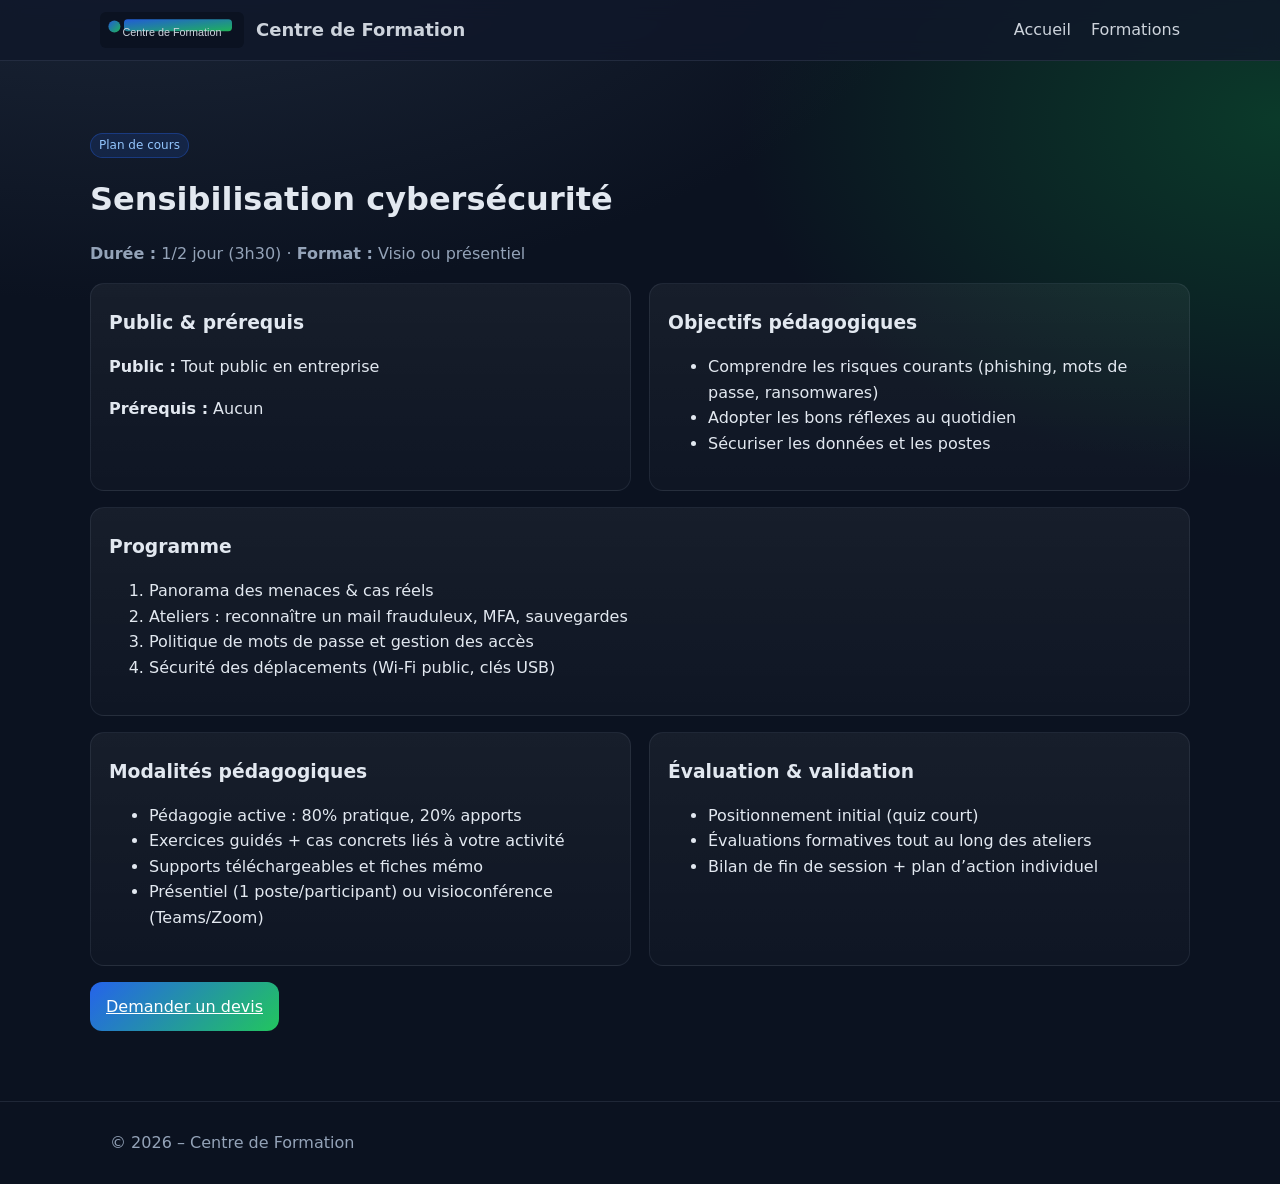
<file: formations/sensibilisation-cyber.html>
<!doctype html>
<html lang="fr"><head>
<meta charset="utf-8"><meta name="viewport" content="width=device-width, initial-scale=1">
<title>Sensibilisation cybersécurité – Plan de cours</title>
<meta name="description" content="Sensibilisation cybersécurité : objectifs, prérequis, programme détaillé, modalités et évaluation."/>
<link rel="icon" href="/assets/favicon.svg" type="image/svg+xml">
<link rel="stylesheet" href="/styles.css">
</head><body>
<header class="site-header"><div class="container nav"><a class="brand" href="/">
<img src="/assets/logo.svg" alt="Logo Centre de Formation"><span class="title">Centre de Formation</span></a>
<nav><a href="/">Accueil</a><a href="/index.html#formations">Formations</a></nav></div></header>
<main class="container section">
  <p><span class="badge">Plan de cours</span></p>
  <h1 style="margin:6px 0">Sensibilisation cybersécurité</h1>
  <p class="lead"><strong>Durée :</strong> 1/2 jour (3h30) · <strong>Format :</strong> Visio ou présentiel</p>

  <div class="grid grid-2">
    <section class="card"><h3>Public & prérequis</h3>
      <p><strong>Public :</strong> Tout public en entreprise</p>
      <p><strong>Prérequis :</strong> Aucun</p>
    </section>
    <section class="card"><h3>Objectifs pédagogiques</h3>
      <ul><li>Comprendre les risques courants (phishing, mots de passe, ransomwares)</li><li>Adopter les bons réflexes au quotidien</li><li>Sécuriser les données et les postes</li></ul>
    </section>
  </div>

  <section class="card" style="margin-top:16px">
    <h3>Programme</h3>
    <ol><li>Panorama des menaces & cas réels</li><li>Ateliers : reconnaître un mail frauduleux, MFA, sauvegardes</li><li>Politique de mots de passe et gestion des accès</li><li>Sécurité des déplacements (Wi‑Fi public, clés USB)</li></ol>
  </section>

  <div class="grid grid-2" style="margin-top:16px">
    <section class="card"><h3>Modalités pédagogiques</h3>
      <ul><li>Pédagogie active : 80% pratique, 20% apports</li><li>Exercices guidés + cas concrets liés à votre activité</li><li>Supports téléchargeables et fiches mémo</li><li>Présentiel (1 poste/participant) ou visioconférence (Teams/Zoom)</li></ul>
    </section>
    <section class="card"><h3>Évaluation & validation</h3>
      <ul><li>Positionnement initial (quiz court)</li><li>Évaluations formatives tout au long des ateliers</li><li>Bilan de fin de session + plan d’action individuel</li></ul>
    </section>
  </div>

  <p style="margin-top:16px"><a class="btn" href="/index.html#contact">Demander un devis</a></p>
</main>
<footer class="footer"><div class="container">© 2026 – Centre de Formation</div></footer>
</body></html>
</file>
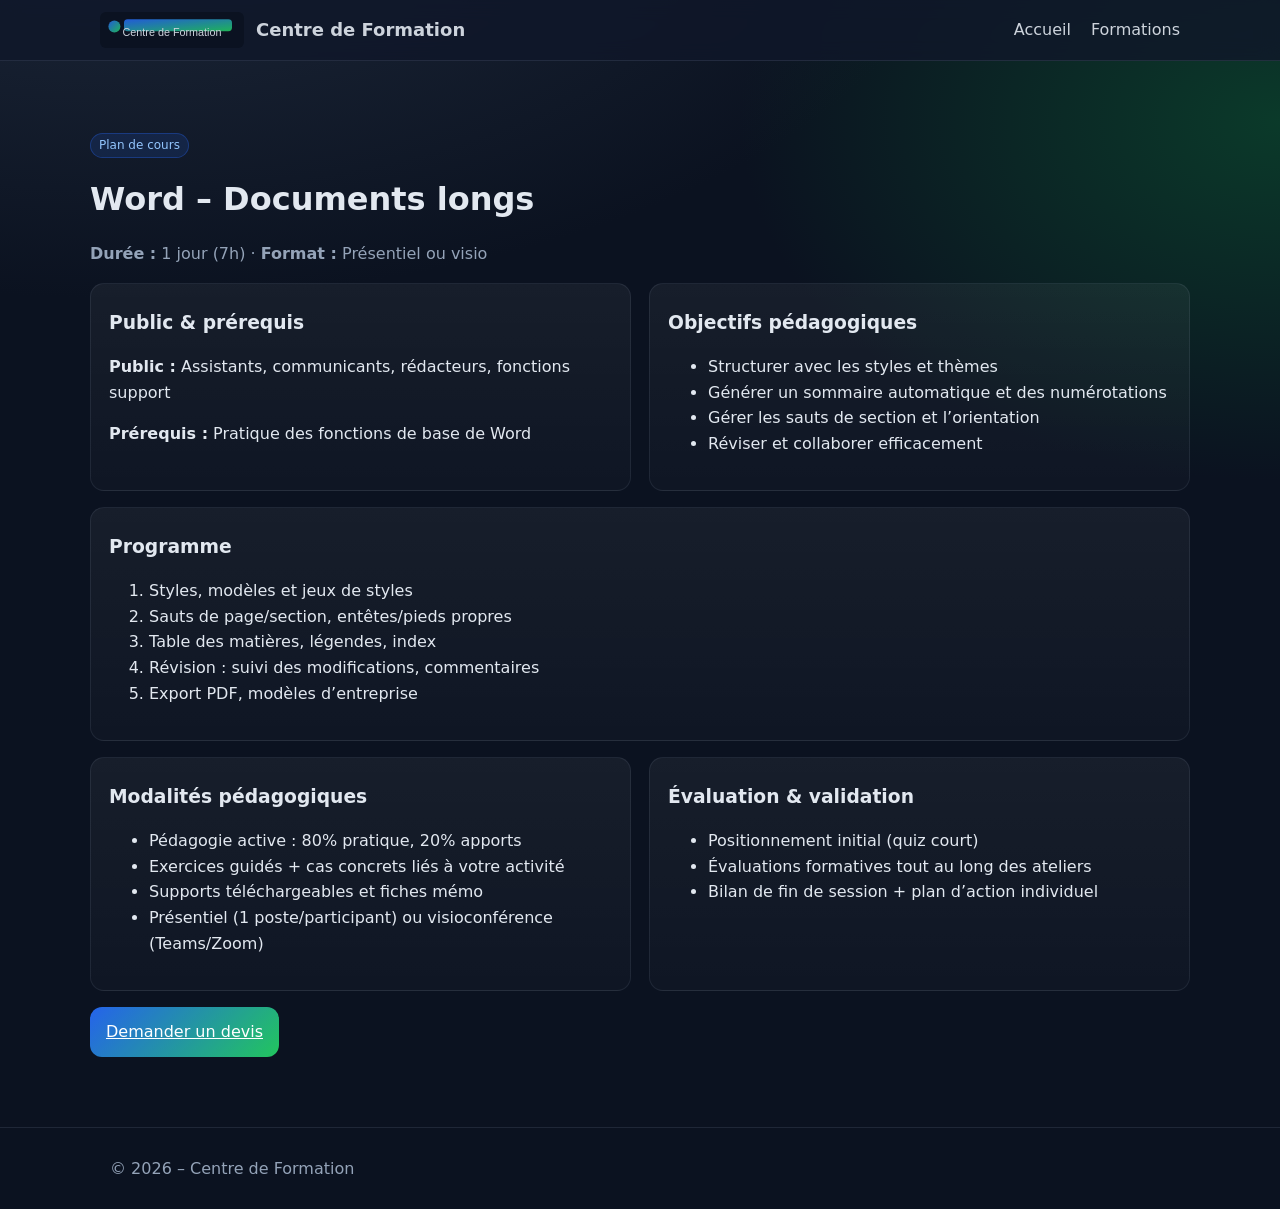
<file: formations/word-documents-longs.html>
<!doctype html>
<html lang="fr"><head>
<meta charset="utf-8"><meta name="viewport" content="width=device-width, initial-scale=1">
<title>Word – Documents longs – Plan de cours</title>
<meta name="description" content="Word – Documents longs : objectifs, prérequis, programme détaillé, modalités et évaluation."/>
<link rel="icon" href="/assets/favicon.svg" type="image/svg+xml">
<link rel="stylesheet" href="/styles.css">
</head><body>
<header class="site-header"><div class="container nav"><a class="brand" href="/">
<img src="/assets/logo.svg" alt="Logo Centre de Formation"><span class="title">Centre de Formation</span></a>
<nav><a href="/">Accueil</a><a href="/index.html#formations">Formations</a></nav></div></header>
<main class="container section">
  <p><span class="badge">Plan de cours</span></p>
  <h1 style="margin:6px 0">Word – Documents longs</h1>
  <p class="lead"><strong>Durée :</strong> 1 jour (7h) · <strong>Format :</strong> Présentiel ou visio</p>

  <div class="grid grid-2">
    <section class="card"><h3>Public & prérequis</h3>
      <p><strong>Public :</strong> Assistants, communicants, rédacteurs, fonctions support</p>
      <p><strong>Prérequis :</strong> Pratique des fonctions de base de Word</p>
    </section>
    <section class="card"><h3>Objectifs pédagogiques</h3>
      <ul><li>Structurer avec les styles et thèmes</li><li>Générer un sommaire automatique et des numérotations</li><li>Gérer les sauts de section et l’orientation</li><li>Réviser et collaborer efficacement</li></ul>
    </section>
  </div>

  <section class="card" style="margin-top:16px">
    <h3>Programme</h3>
    <ol><li>Styles, modèles et jeux de styles</li><li>Sauts de page/section, entêtes/pieds propres</li><li>Table des matières, légendes, index</li><li>Révision : suivi des modifications, commentaires</li><li>Export PDF, modèles d’entreprise</li></ol>
  </section>

  <div class="grid grid-2" style="margin-top:16px">
    <section class="card"><h3>Modalités pédagogiques</h3>
      <ul><li>Pédagogie active : 80% pratique, 20% apports</li><li>Exercices guidés + cas concrets liés à votre activité</li><li>Supports téléchargeables et fiches mémo</li><li>Présentiel (1 poste/participant) ou visioconférence (Teams/Zoom)</li></ul>
    </section>
    <section class="card"><h3>Évaluation & validation</h3>
      <ul><li>Positionnement initial (quiz court)</li><li>Évaluations formatives tout au long des ateliers</li><li>Bilan de fin de session + plan d’action individuel</li></ul>
    </section>
  </div>

  <p style="margin-top:16px"><a class="btn" href="/index.html#contact">Demander un devis</a></p>
</main>
<footer class="footer"><div class="container">© 2026 – Centre de Formation</div></footer>
</body></html>
</file>
<file: styles.css>
/* Palette neutre et personnalisable */
:root{
  --bg:#0b1220;          /* fond foncé élégant */
  --panel:#0f172a;       /* panneau */
  --muted:#94a3b8;       /* texte secondaire */
  --text:#e2e8f0;        /* texte principal */
  --primary:#2563eb;     /* bleu */
  --accent:#22c55e;      /* vert */
  --warning:#f59e0b;     /* orange */
  --radius:14px;
  --shadow:0 10px 30px rgba(0,0,0,.35);
}
*{box-sizing:border-box}
html{scroll-behavior:smooth}
body{margin:0;font-family:'Segoe UI',system-ui,-apple-system,Arial,sans-serif;background:radial-gradient(1200px 600px at 10% -10%, #1e293b 0%, transparent 70%),
      radial-gradient(900px 600px at 100% 10%, #0b3a2a 0%, transparent 60%), var(--bg);color:var(--text);line-height:1.6}
.container{max-width:1100px;margin:0 auto;padding:0 20px}

/* Header */
.site-header{position:sticky;top:0;z-index:50;background:rgba(15,23,42,.8);backdrop-filter:blur(10px);border-bottom:1px solid rgba(148,163,184,.15)}
.nav{display:flex;align-items:center;justify-content:space-between;padding:12px 0}
.brand{display:flex;align-items:center;gap:12px;text-decoration:none;color:var(--text)}
.brand img{height:36px}
.brand .title{font-weight:600;font-size:18px}
.nav a{color:var(--text);text-decoration:none;margin:0 10px;opacity:.9}
.nav a:hover{opacity:1}
.cta-btn{background:linear-gradient(135deg,var(--primary),var(--accent));color:white;border:none;padding:10px 16px;border-radius:999px;box-shadow:var(--shadow);cursor:pointer}

/* Hero */
.hero{padding:72px 0}
.hero-grid{display:grid;grid-template-columns:1.15fr .85fr;gap:28px}
.hero .card{background:linear-gradient(180deg, rgba(255,255,255,.06), rgba(255,255,255,.03));border:1px solid rgba(148,163,184,.15);padding:28px;border-radius:var(--radius);box-shadow:var(--shadow)}
.kpis{display:grid;grid-template-columns:repeat(3,1fr);gap:12px;margin-top:16px}
.kpi{background:#0a1329;border:1px solid rgba(148,163,184,.1);border-radius:12px;padding:14px;text-align:center}
.kpi strong{display:block;font-size:20px}

/* Sections */
.section{padding:54px 0}
.h2{font-size:28px;margin:0 0 10px}
.lead{color:var(--muted);max-width:70ch}
.grid{display:grid;gap:18px}
.grid-3{grid-template-columns:repeat(3,1fr)}
.grid-2{grid-template-columns:repeat(2,1fr)}
.card{background:linear-gradient(180deg, rgba(255,255,255,.05), rgba(255,255,255,.02));border:1px solid rgba(148,163,184,.12);padding:18px;border-radius:var(--radius)}
.card h3{margin:6px 0 8px}
.badge{display:inline-block;background:rgba(37,99,235,.15);color:#93c5fd;border:1px solid rgba(37,99,235,.35);padding:2px 8px;border-radius:999px;font-size:12px}
.tag{display:inline-block;margin-right:6px;padding:2px 8px;border-radius:999px;background:rgba(226,232,240,.06);border:1px solid rgba(148,163,184,.18);color:var(--muted);font-size:12px}

/* Table */
.table{width:100%;border-collapse:collapse}
.table th,.table td{border-bottom:1px solid rgba(148,163,184,.15);padding:10px;text-align:left}
.table th{color:#cbd5e1}

/* Forms */
form{display:grid;gap:12px}
.input, textarea{width:100%;padding:12px;border-radius:10px;border:1px solid rgba(148,163,184,.25);background:#0a1329;color:var(--text)}
.btn{display:inline-block;background:linear-gradient(135deg,var(--primary),var(--accent));color:white;border:none;padding:12px 16px;border-radius:12px;cursor:pointer}

/* Footer */
.footer{padding:28px 0;border-top:1px solid rgba(148,163,184,.15);color:var(--muted)}
.footer a{color:var(--muted)}

/* Responsive */
@media (max-width: 960px){
  .hero-grid, .grid-3, .grid-2{grid-template-columns:1fr}
}
</file>
